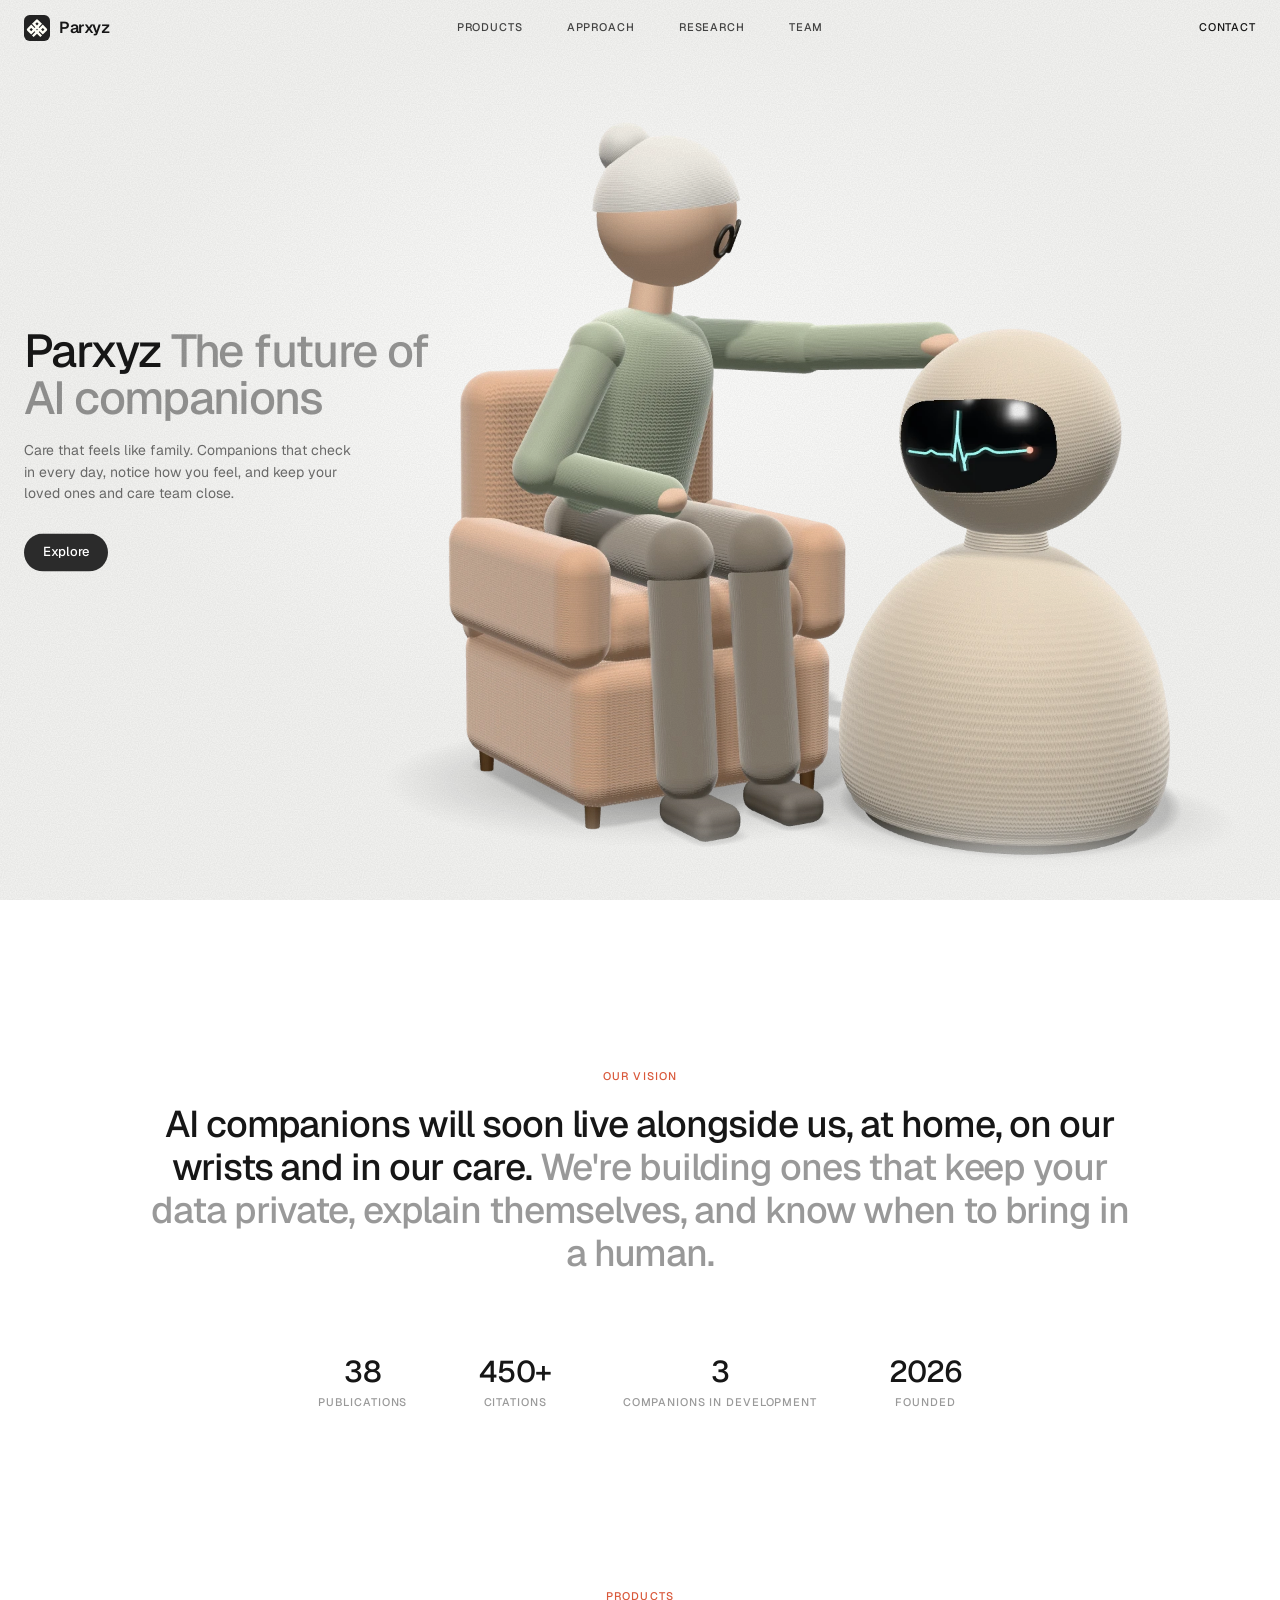
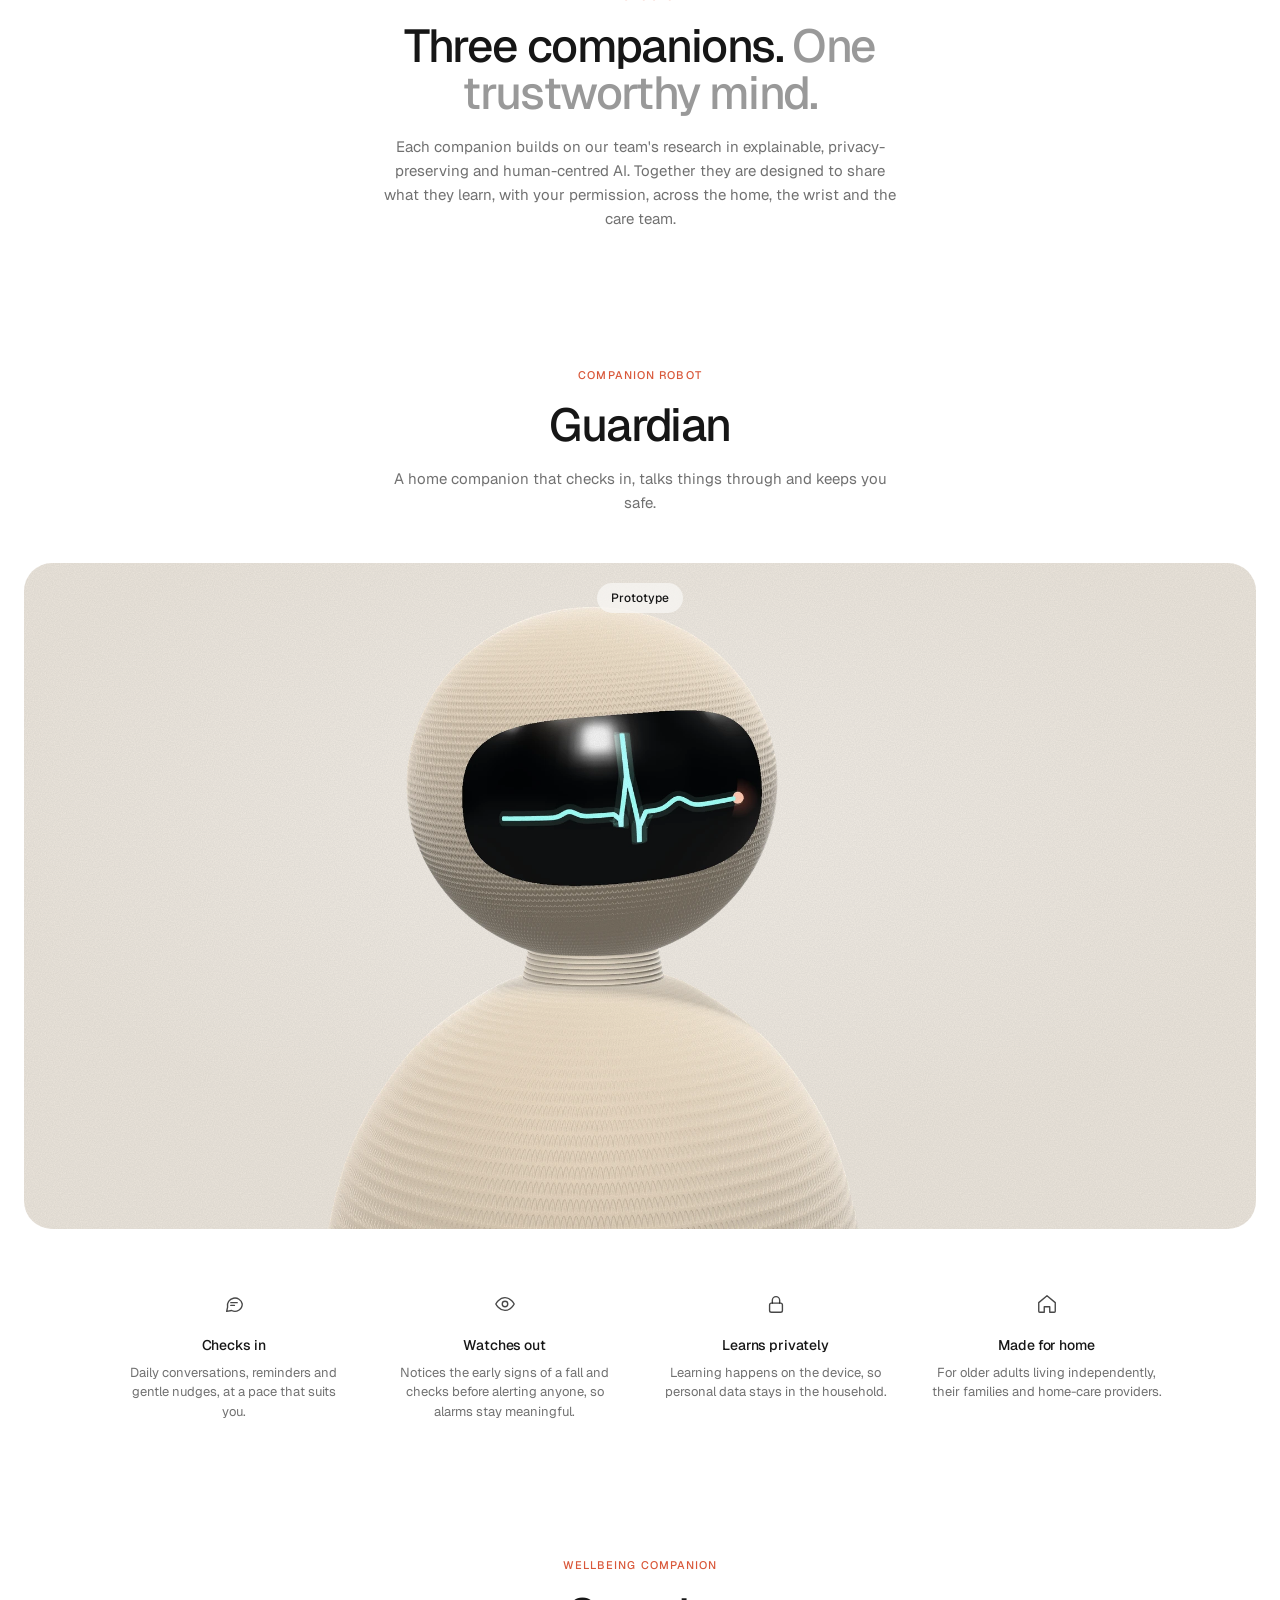
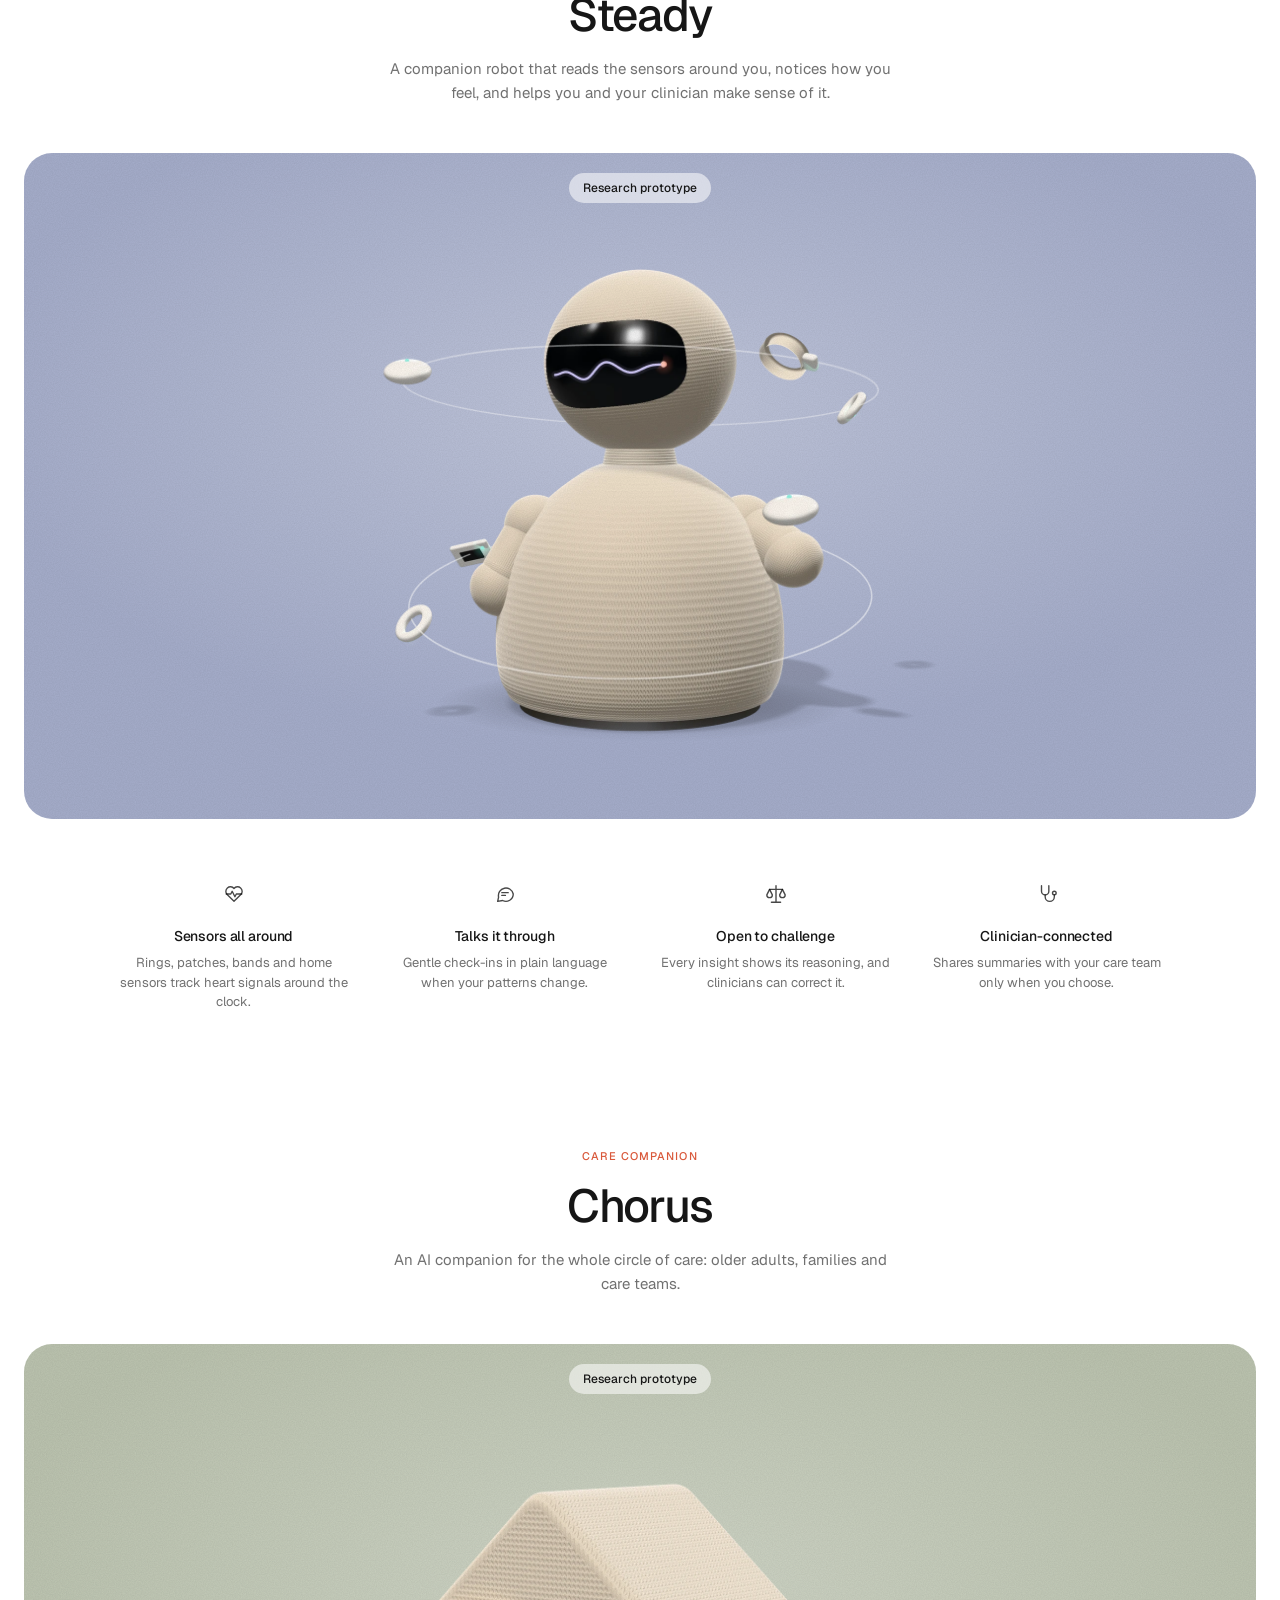
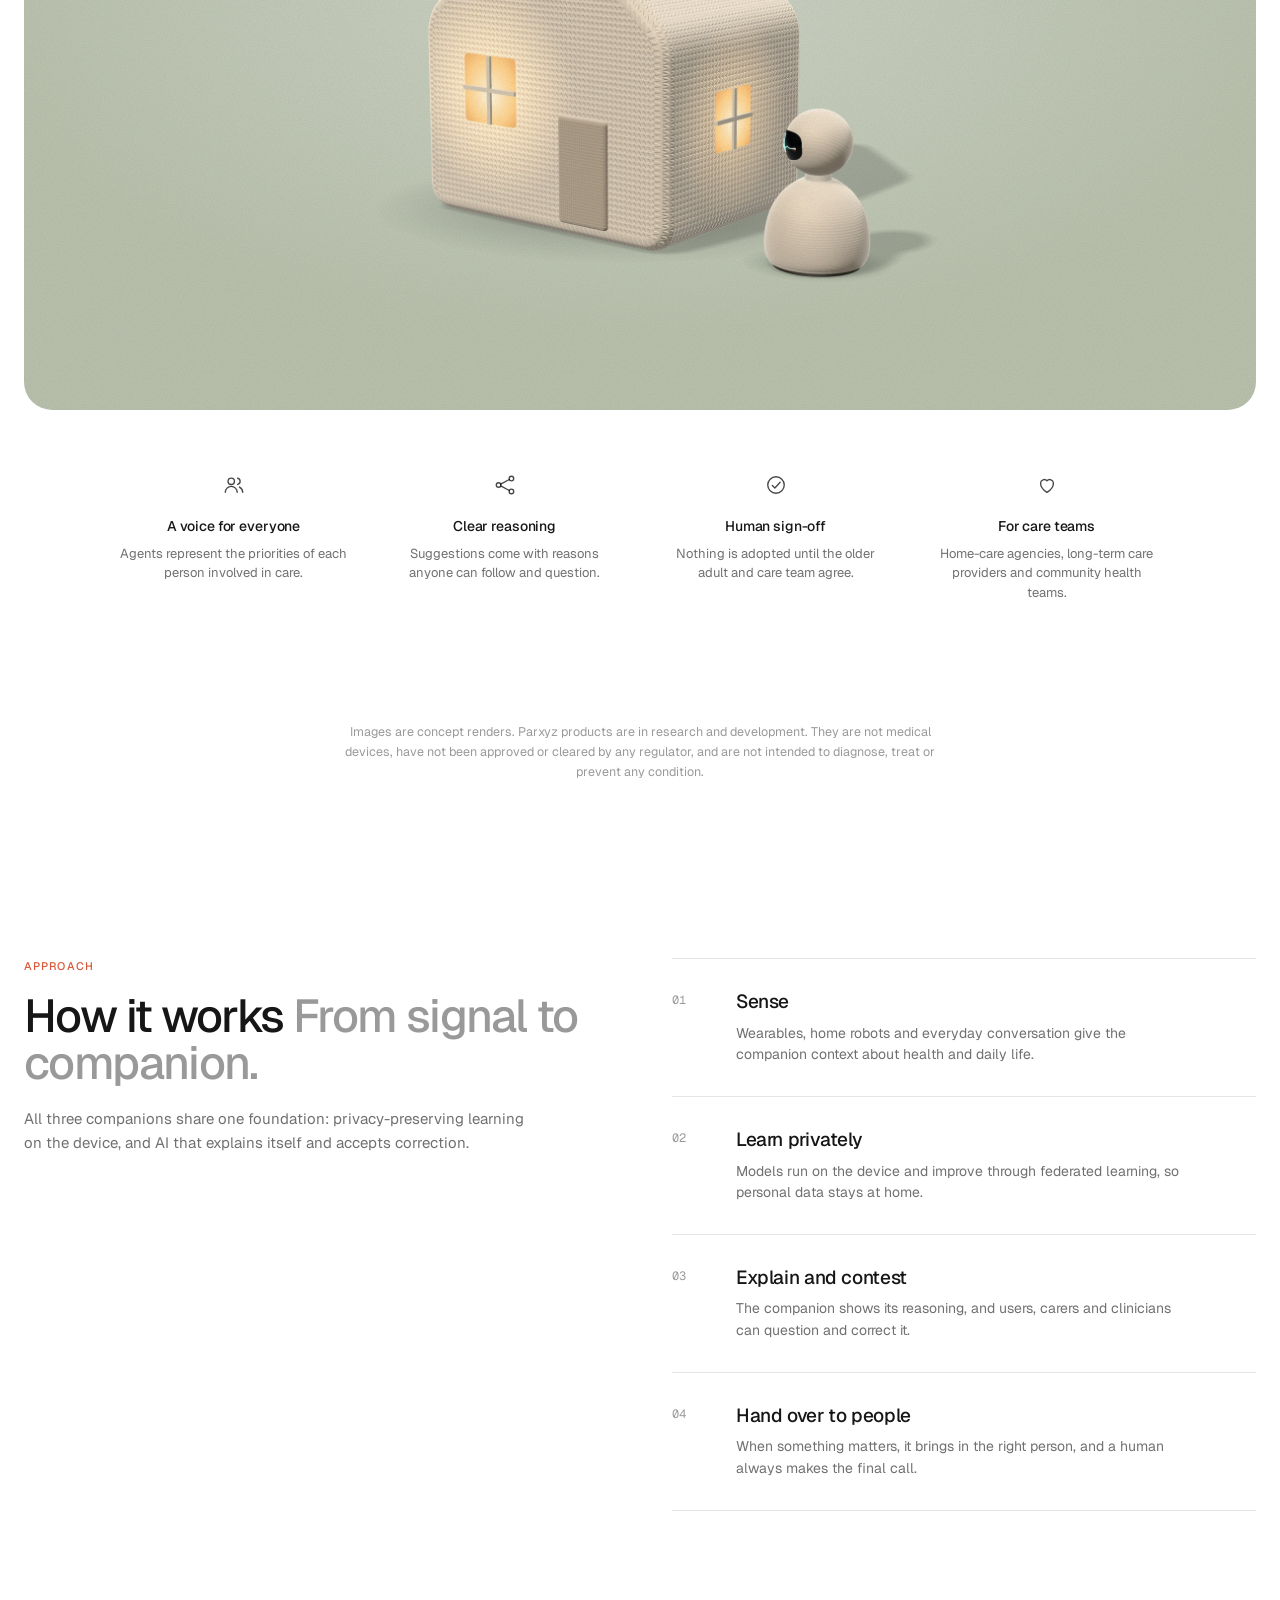
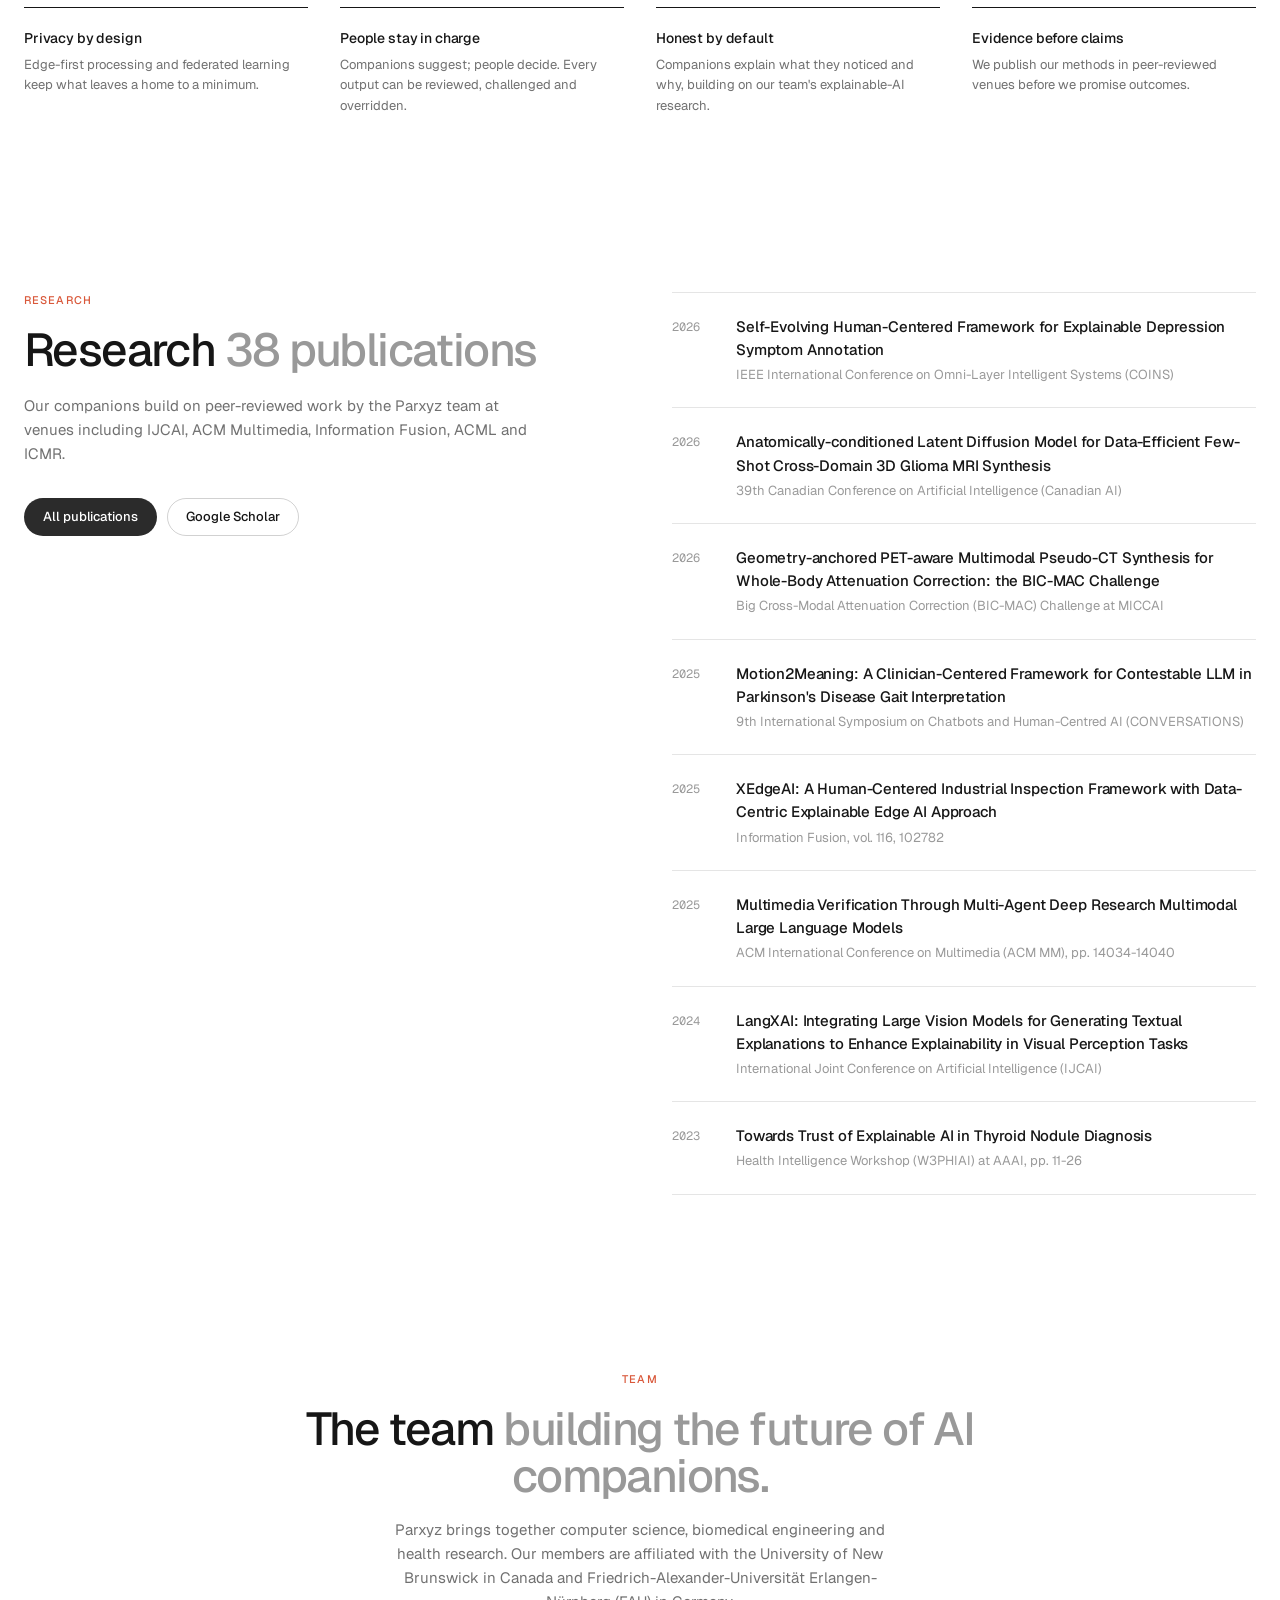
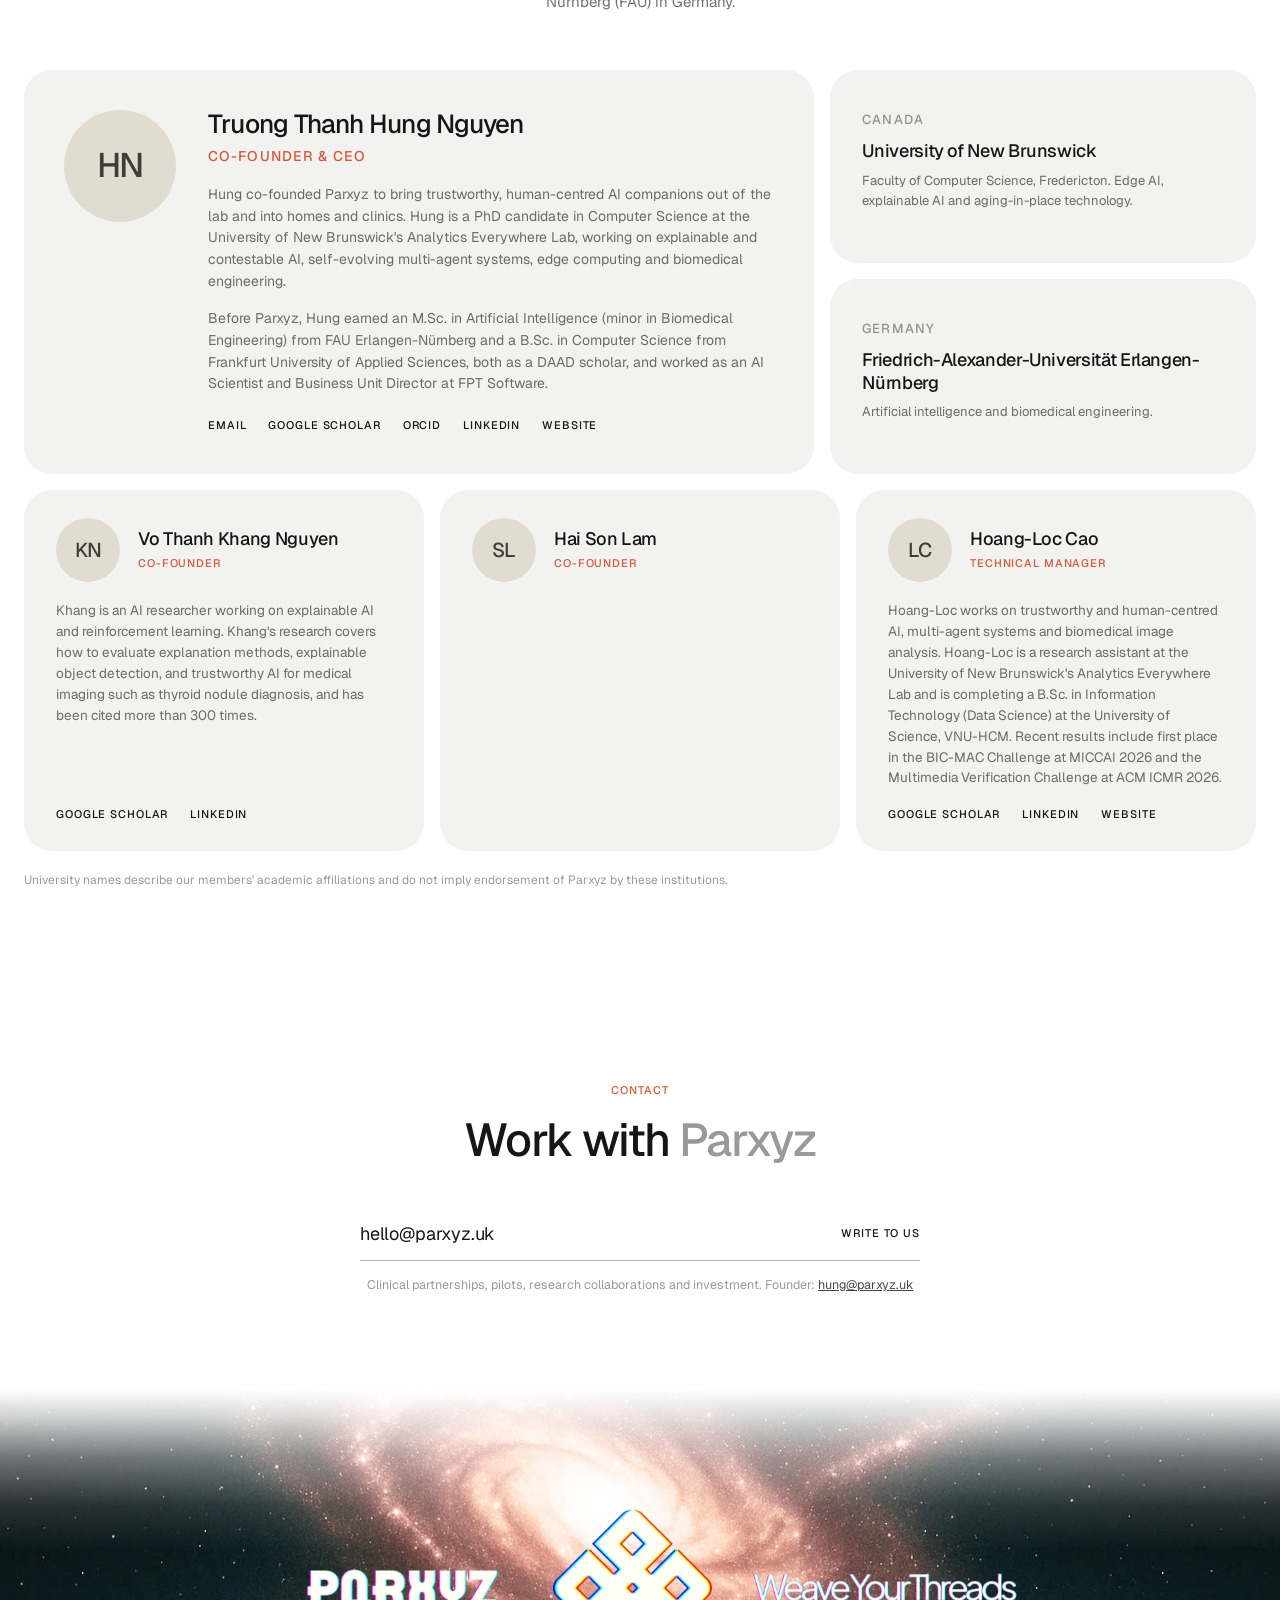
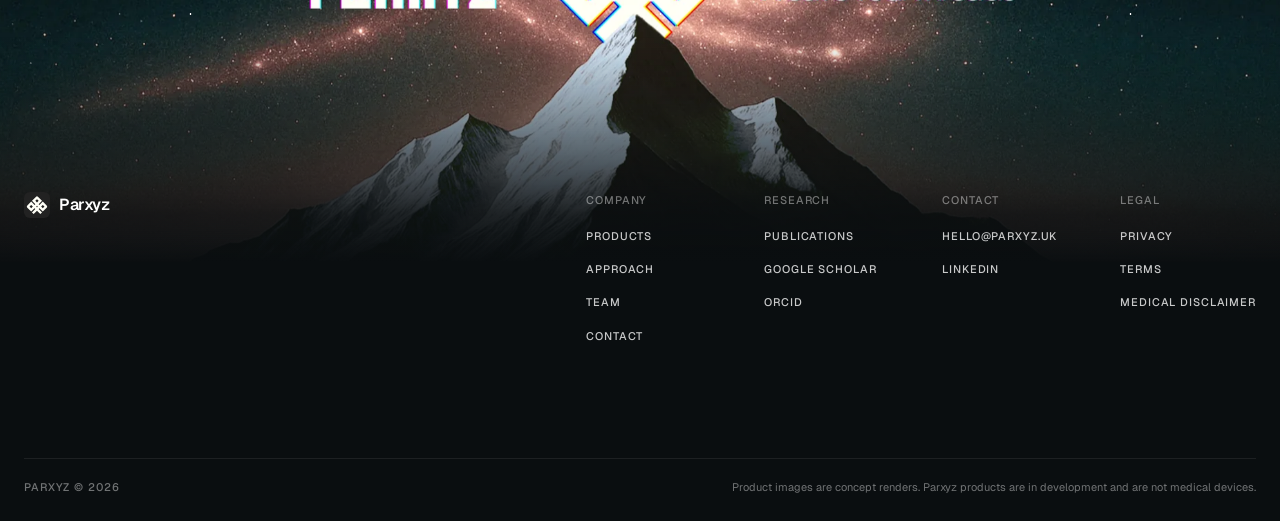
<file: index.html>
<!doctype html>
<html lang="en">
<head>
  <meta charset="utf-8">
  <meta name="viewport" content="width=device-width, initial-scale=1">
  <title>Parxyz | The future of AI companions</title>
  <meta name="description" content="Parxyz is building AI companions for health at home: a companion robot, a wellbeing companion and a care companion, powered by private, explainable and accountable AI.">
  <link rel="canonical" href="https://parxyz.uk/">
  <meta name="theme-color" content="#f2f2f0">
  <link rel="icon" href="assets/img/favicon.svg" type="image/svg+xml">
  <link rel="apple-touch-icon" href="assets/img/apple-touch-icon.png">
  <meta property="og:type" content="website">
  <meta property="og:site_name" content="Parxyz">
  <meta property="og:title" content="Parxyz | The future of AI companions">
  <meta property="og:description" content="Parxyz is building AI companions for health at home: a companion robot, a wellbeing companion and a care companion, powered by private, explainable and accountable AI.">
  <meta property="og:url" content="https://parxyz.uk/">
  <meta property="og:image" content="https://parxyz.uk/assets/img/og-image.jpg">
  <meta name="twitter:card" content="summary_large_image">
  <link rel="preload" href="assets/fonts/geist-latin-wght-normal.woff2" as="font" type="font/woff2" crossorigin>
  <link rel="preload" href="assets/img/hero.webp" as="image" type="image/webp">
  <link rel="stylesheet" href="assets/css/style.css">
  <script>document.documentElement.classList.add("js");</script>
  <script type="application/ld+json">
  {
    "@context": "https://schema.org",
    "@type": "Organization",
    "name": "Parxyz",
    "url": "https://parxyz.uk/",
    "logo": "https://parxyz.uk/assets/img/logo.png",
    "email": "hello@parxyz.uk",
    "foundingDate": "2026",
    "description": "Parxyz is building AI companions for health at home: a companion robot, a wellbeing companion and a care companion, powered by private, explainable and accountable AI.",
    "founder": [
      {
        "@type": "Person",
        "name": "Truong Thanh Hung Nguyen",
        "jobTitle": "Co-founder & CEO",
        "sameAs": [
          "https://scholar.google.com/citations?user=U_v7A40AAAAJ",
          "https://orcid.org/0000-0002-6750-9536",
          "https://www.linkedin.com/in/hungntt"
        ]
      },
      {
        "@type": "Person",
        "name": "Vo Thanh Khang Nguyen",
        "jobTitle": "Co-founder",
        "sameAs": [
          "https://scholar.google.com/citations?user=uQAegakAAAAJ",
          "https://www.linkedin.com/in/khang-nguyen-90b8ab188/"
        ]
      },
      { "@type": "Person", "name": "Hai Son Lam", "jobTitle": "Co-founder" }
    ],
    "employee": [
      {
        "@type": "Person",
        "name": "Hoang-Loc Cao",
        "jobTitle": "Technical Manager",
        "sameAs": [
          "https://scholar.google.com/citations?user=szHDzgkAAAAJ",
          "https://www.linkedin.com/in/loccao1105/",
          "https://loc110504.github.io/"
        ]
      }
    ],
    "knowsAbout": ["AI companions", "Companion robots", "Wearable sensors", "Aging in place", "Explainable AI", "Federated learning", "Edge AI"]
  }
  </script>
</head>
<body>
  <a class="skip-link" href="#main">Skip to content</a>

  <header class="site-header">
    <a class="logo" href="./" aria-label="Parxyz home">
      <svg viewBox="0 0 32 32" aria-hidden="true"><rect width="32" height="32" rx="7" fill="#222222"/><path fill="#fffff7" transform="translate(3.52 5.49) scale(0.10390)" d="M106.68 5.56A19 19 0 0 1 133.55 5.56L179.51 51.53L139.92 91.12L149.11 100.32L188.71 60.72L234.67 106.68A19 19 0 0 1 234.67 133.55L188.71 179.51L149.11 139.92L139.92 149.11L179.51 188.71L159.71 208.5L120.12 168.91L80.52 208.5L60.72 188.71L100.32 149.11L91.12 139.92L51.53 179.51L5.56 133.55A19 19 0 0 1 5.56 106.68L51.53 60.72L91.12 100.32L100.32 91.12L60.72 51.53ZM139.92 51.53L120.12 31.73L100.32 51.53L120.12 71.33ZM208.5 120.12L188.71 100.32L168.91 120.12L188.71 139.92ZM129.31 120.12L120.12 110.92L110.92 120.12L120.12 129.31ZM71.33 120.12L51.53 100.32L31.73 120.12L51.53 139.92Z"/></svg>
      <span>Parxyz</span>
    </a>
    <nav class="nav" id="nav" aria-label="Main">
      <a href="#products">Products</a>
      <a href="#approach">Approach</a>
      <a href="#research">Research</a>
      <a href="#team">Team</a>
      <a class="nav-contact" href="#contact">Contact</a>
    </nav>
    <a class="header-cta" href="#contact">Contact</a>
    <button class="menu-btn" type="button" aria-expanded="false" aria-controls="nav">Menu</button>
  </header>

  <main id="main">
    <!-- Hero -->
    <section class="hero grain" aria-labelledby="hero-title">
      <div class="hero-media">
        <img src="assets/img/hero.webp" width="2400" height="1350" alt="An older adult in an armchair resting a hand on Guardian, a soft knitted companion robot with a heartbeat line on its visor">
      </div>
      <div class="hero-copy">
        <h1 class="display" id="hero-title">Parxyz <span class="dim">The future of AI companions</span></h1>
        <p class="hero-sub">Care that feels like family. Companions that check in every day, notice how you feel, and keep your loved ones and care team close.</p>
        <a class="btn btn-dark hero-cta" href="#products">Explore</a>
      </div>
    </section>

    <!-- Statement -->
    <section class="statement" id="about">
      <div class="reveal">
        <span class="eyebrow">Our vision</span>
        <p class="big">AI companions will soon live alongside us, at home, on our wrists and in our care. <span class="dim">We're building ones that keep your data private, explain themselves, and know when to bring in a human.</span></p>
      </div>
      <div class="stats reveal">
        <div class="stat"><strong><!-- PUBCOUNT -->38<!-- /PUBCOUNT --></strong><span class="label">Publications</span></div>
        <div class="stat"><strong>450+</strong><span class="label">Citations</span></div>
        <div class="stat"><strong>3</strong><span class="label">Companions in development</span></div>
        <div class="stat"><strong>2026</strong><span class="label">Founded</span></div>
      </div>
    </section>

    <!-- Products -->
    <section class="section-products" id="products">
      <div class="head reveal">
        <span class="eyebrow">Products</span>
        <h2 class="display">Three companions. <span class="dim">One trustworthy mind.</span></h2>
        <p class="lede">Each companion builds on our team's research in explainable, privacy-preserving and human-centred AI. Together they are designed to share what they learn, with your permission, across the home, the wrist and the care team.</p>
      </div>

      <article class="product" id="guardian">
        <div class="head reveal">
          <span class="eyebrow">Companion robot</span>
          <h3>Guardian</h3>
          <p class="lede">A home companion that checks in, talks things through and keeps you safe.</p>
        </div>
        <div class="media sand grain reveal">
          <span class="pill">Prototype</span>
          <img class="detail" src="assets/img/guardian-detail.webp" width="1800" height="1200" loading="lazy" alt="Close-up of Guardian's knitted head and glossy visor with a heartbeat line">
        </div>
        <div class="features reveal">
          <div class="feature">
            <svg viewBox="0 0 24 24" fill="none" stroke="currentColor" stroke-width="1.5" stroke-linecap="round" stroke-linejoin="round" aria-hidden="true"><path d="M21 12a8 8 0 0 1-11.6 7.1L4 20l1-4.6A8 8 0 1 1 21 12Z"/><path d="M8.5 10.5h7M8.5 13.5h4"/></svg>
            <h4>Checks in</h4>
            <p>Daily conversations, reminders and gentle nudges, at a pace that suits you.</p>
          </div>
          <div class="feature">
            <svg viewBox="0 0 24 24" fill="none" stroke="currentColor" stroke-width="1.5" stroke-linecap="round" stroke-linejoin="round" aria-hidden="true"><path d="M2 12s3.6-7 10-7 10 7 10 7-3.6 7-10 7S2 12 2 12Z"/><circle cx="12" cy="12" r="3"/></svg>
            <h4>Watches out</h4>
            <p>Notices the early signs of a fall and checks before alerting anyone, so alarms stay meaningful.</p>
          </div>
          <div class="feature">
            <svg viewBox="0 0 24 24" fill="none" stroke="currentColor" stroke-width="1.5" stroke-linecap="round" stroke-linejoin="round" aria-hidden="true"><rect x="5" y="11" width="14" height="10" rx="2"/><path d="M8 11V8a4 4 0 0 1 8 0v3"/></svg>
            <h4>Learns privately</h4>
            <p>Learning happens on the device, so personal data stays in the household.</p>
          </div>
          <div class="feature">
            <svg viewBox="0 0 24 24" fill="none" stroke="currentColor" stroke-width="1.5" stroke-linecap="round" stroke-linejoin="round" aria-hidden="true"><path d="M3 10.5 12 3l9 7.5V20a1 1 0 0 1-1 1h-5v-6H9v6H4a1 1 0 0 1-1-1z"/></svg>
            <h4>Made for home</h4>
            <p>For older adults living independently, their families and home-care providers.</p>
          </div>
        </div>
      </article>

      <article class="product" id="steady">
        <div class="head reveal">
          <span class="eyebrow">Wellbeing companion</span>
          <h3>Steady</h3>
          <p class="lede">A companion robot that reads the sensors around you, notices how you feel, and helps you and your clinician make sense of it.</p>
        </div>
        <div class="media blue grain reveal">
          <span class="pill">Research prototype</span>
          <img class="contain" src="assets/img/steady.webp" width="1800" height="1200" loading="lazy" alt="Steady, a chubby knitted companion robot with a calm wave on its face, holding up a small sensor while rings, patches and bands orbit around it">
        </div>
        <div class="features reveal">
          <div class="feature">
            <svg viewBox="0 0 24 24" fill="none" stroke="currentColor" stroke-width="1.5" stroke-linecap="round" stroke-linejoin="round" aria-hidden="true"><path d="M19.5 12.6 12 20l-7.5-7.4A5 5 0 1 1 12 6a5 5 0 1 1 7.5 6.6Z"/><path d="M3.5 12h5l1.5-3 3 6 1.5-3h6"/></svg>
            <h4>Sensors all around</h4>
            <p>Rings, patches, bands and home sensors track heart signals around the clock.</p>
          </div>
          <div class="feature">
            <svg viewBox="0 0 24 24" fill="none" stroke="currentColor" stroke-width="1.5" stroke-linecap="round" stroke-linejoin="round" aria-hidden="true"><path d="M21 12a8 8 0 0 1-11.6 7.1L4 20l1-4.6A8 8 0 1 1 21 12Z"/><path d="M8.5 10.5h7M8.5 13.5h4"/></svg>
            <h4>Talks it through</h4>
            <p>Gentle check-ins in plain language when your patterns change.</p>
          </div>
          <div class="feature">
            <svg viewBox="0 0 24 24" fill="none" stroke="currentColor" stroke-width="1.5" stroke-linecap="round" stroke-linejoin="round" aria-hidden="true"><path d="M12 3v18M7 21h10M5 7h14"/><path d="m5 7-3 6a3 3 0 0 0 6 0L5 7Zm14 0-3 6a3 3 0 0 0 6 0l-3-6Z"/></svg>
            <h4>Open to challenge</h4>
            <p>Every insight shows its reasoning, and clinicians can correct it.</p>
          </div>
          <div class="feature">
            <svg viewBox="0 0 24 24" fill="none" stroke="currentColor" stroke-width="1.5" stroke-linecap="round" stroke-linejoin="round" aria-hidden="true"><path d="M6 3v6a4 4 0 0 0 8 0V3"/><path d="M10 13v2a5 5 0 0 0 10 0v-2"/><circle cx="20" cy="11" r="2"/></svg>
            <h4>Clinician-connected</h4>
            <p>Shares summaries with your care team only when you choose.</p>
          </div>
        </div>
      </article>

      <article class="product" id="chorus">
        <div class="head reveal">
          <span class="eyebrow">Care companion</span>
          <h3>Chorus</h3>
          <p class="lede">An AI companion for the whole circle of care: older adults, families and care teams.</p>
        </div>
        <div class="media sage grain reveal">
          <span class="pill">Research prototype</span>
          <img class="contain" src="assets/img/home.webp" width="1800" height="1200" loading="lazy" alt="A knitted house with warmly lit windows and a small Guardian robot by the door">
        </div>
        <div class="features reveal">
          <div class="feature">
            <svg viewBox="0 0 24 24" fill="none" stroke="currentColor" stroke-width="1.5" stroke-linecap="round" stroke-linejoin="round" aria-hidden="true"><circle cx="9" cy="8" r="3.5"/><path d="M2.5 20a6.5 6.5 0 0 1 13 0"/><path d="M16 4.6a3.5 3.5 0 0 1 0 6.8M18 14.2a6.5 6.5 0 0 1 3.5 5.8"/></svg>
            <h4>A voice for everyone</h4>
            <p>Agents represent the priorities of each person involved in care.</p>
          </div>
          <div class="feature">
            <svg viewBox="0 0 24 24" fill="none" stroke="currentColor" stroke-width="1.5" stroke-linecap="round" stroke-linejoin="round" aria-hidden="true"><circle cx="5" cy="12" r="2.5"/><circle cx="19" cy="5" r="2.5"/><circle cx="19" cy="19" r="2.5"/><path d="M7.3 11 16.7 6M7.3 13l9.4 5"/></svg>
            <h4>Clear reasoning</h4>
            <p>Suggestions come with reasons anyone can follow and question.</p>
          </div>
          <div class="feature">
            <svg viewBox="0 0 24 24" fill="none" stroke="currentColor" stroke-width="1.5" stroke-linecap="round" stroke-linejoin="round" aria-hidden="true"><circle cx="12" cy="12" r="9"/><path d="m8 12.5 2.8 2.8L16.5 9"/></svg>
            <h4>Human sign-off</h4>
            <p>Nothing is adopted until the older adult and care team agree.</p>
          </div>
          <div class="feature">
            <svg viewBox="0 0 24 24" fill="none" stroke="currentColor" stroke-width="1.5" stroke-linecap="round" stroke-linejoin="round" aria-hidden="true"><path d="M12 20s-7-4.4-7-10a4 4 0 0 1 7-2.6A4 4 0 0 1 19 10c0 5.6-7 10-7 10Z"/></svg>
            <h4>For care teams</h4>
            <p>Home-care agencies, long-term care providers and community health teams.</p>
          </div>
        </div>
      </article>

      <p class="note">Images are concept renders. Parxyz products are in research and development. They are not medical devices, have not been approved or cleared by any regulator, and are not intended to diagnose, treat or prevent any condition.</p>
    </section>

    <!-- Approach -->
    <section id="approach">
      <div class="split">
        <div class="split-left">
          <div class="sticky reveal">
            <span class="eyebrow">Approach</span>
            <h2 class="display">How it works <span class="dim">From signal to companion.</span></h2>
            <p class="lede">All three companions share one foundation: privacy-preserving learning on the device, and AI that explains itself and accepts correction.</p>
          </div>
        </div>
        <ol class="steps reveal">
          <li><div><h3>Sense</h3><p>Wearables, home robots and everyday conversation give the companion context about health and daily life.</p></div></li>
          <li><div><h3>Learn privately</h3><p>Models run on the device and improve through federated learning, so personal data stays at home.</p></div></li>
          <li><div><h3>Explain and contest</h3><p>The companion shows its reasoning, and users, carers and clinicians can question and correct it.</p></div></li>
          <li><div><h3>Hand over to people</h3><p>When something matters, it brings in the right person, and a human always makes the final call.</p></div></li>
        </ol>
      </div>
      <div class="principles reveal">
        <div><h3>Privacy by design</h3><p>Edge-first processing and federated learning keep what leaves a home to a minimum.</p></div>
        <div><h3>People stay in charge</h3><p>Companions suggest; people decide. Every output can be reviewed, challenged and overridden.</p></div>
        <div><h3>Honest by default</h3><p>Companions explain what they noticed and why, building on our team's explainable-AI research.</p></div>
        <div><h3>Evidence before claims</h3><p>We publish our methods in peer-reviewed venues before we promise outcomes.</p></div>
      </div>
    </section>

    <!-- Research -->
    <section id="research">
      <div class="split">
        <div class="split-left">
          <div class="sticky reveal">
            <span class="eyebrow">Research</span>
            <h2 class="display">Research <span class="dim"><!-- PUBCOUNT -->38<!-- /PUBCOUNT --> publications</span></h2>
            <p class="lede">Our companions build on peer-reviewed work by the Parxyz team at venues including IJCAI, ACM Multimedia, Information Fusion, ACML and ICMR.</p>
            <div class="btn-row">
              <a class="btn btn-dark" href="publications.html">All publications</a>
              <a class="btn btn-line" href="https://scholar.google.com/citations?user=U_v7A40AAAAJ&amp;hl=en">Google Scholar</a>
            </div>
          </div>
        </div>
        <ul class="pub-rows reveal">
<!-- FEATURED:START -->
          <li>
            <span class="pub-year">2026</span>
            <div><a class="pub-title" href="https://scholar.google.com/scholar?q=%22Self-Evolving+Human-Centered+Framework+for+Explainable+Depression+Symptom+Annotation%22">Self-Evolving Human-Centered Framework for Explainable Depression Symptom Annotation</a><div class="pub-venue">IEEE International Conference on Omni-Layer Intelligent Systems (COINS)</div></div>
          </li>
          <li>
            <span class="pub-year">2026</span>
            <div><a class="pub-title" href="https://scholar.google.com/scholar?q=%22Anatomically-conditioned+Latent+Diffusion+Model+for+Data-Efficient+Few-Shot+Cross-Domain+3D+Glioma+MRI+Synthesis%22">Anatomically-conditioned Latent Diffusion Model for Data-Efficient Few-Shot Cross-Domain 3D Glioma MRI Synthesis</a><div class="pub-venue">39th Canadian Conference on Artificial Intelligence (Canadian AI)</div></div>
          </li>
          <li>
            <span class="pub-year">2026</span>
            <div><a class="pub-title" href="https://scholar.google.com/scholar?q=%22Geometry-anchored+PET-aware+Multimodal+Pseudo-CT+Synthesis+for+Whole-Body+Attenuation+Correction%3A+the+BIC-MAC+Challenge%22">Geometry-anchored PET-aware Multimodal Pseudo-CT Synthesis for Whole-Body Attenuation Correction: the BIC-MAC Challenge</a><div class="pub-venue">Big Cross-Modal Attenuation Correction (BIC-MAC) Challenge at MICCAI</div></div>
          </li>
          <li>
            <span class="pub-year">2025</span>
            <div><a class="pub-title" href="https://scholar.google.com/scholar?q=%22Motion2Meaning%3A+A+Clinician-Centered+Framework+for+Contestable+LLM+in+Parkinson%27s+Disease+Gait+Interpretation%22">Motion2Meaning: A Clinician-Centered Framework for Contestable LLM in Parkinson&#x27;s Disease Gait Interpretation</a><div class="pub-venue">9th International Symposium on Chatbots and Human-Centred AI (CONVERSATIONS)</div></div>
          </li>
          <li>
            <span class="pub-year">2025</span>
            <div><a class="pub-title" href="https://scholar.google.com/scholar?q=%22XEdgeAI%3A+A+Human-Centered+Industrial+Inspection+Framework+with+Data-Centric+Explainable+Edge+AI+Approach%22">XEdgeAI: A Human-Centered Industrial Inspection Framework with Data-Centric Explainable Edge AI Approach</a><div class="pub-venue">Information Fusion, vol. 116, 102782</div></div>
          </li>
          <li>
            <span class="pub-year">2025</span>
            <div><a class="pub-title" href="https://scholar.google.com/scholar?q=%22Multimedia+Verification+Through+Multi-Agent+Deep+Research+Multimodal+Large+Language+Models%22">Multimedia Verification Through Multi-Agent Deep Research Multimodal Large Language Models</a><div class="pub-venue">ACM International Conference on Multimedia (ACM MM), pp. 14034-14040</div></div>
          </li>
          <li>
            <span class="pub-year">2024</span>
            <div><a class="pub-title" href="https://scholar.google.com/scholar?q=%22LangXAI%3A+Integrating+Large+Vision+Models+for+Generating+Textual+Explanations+to+Enhance+Explainability+in+Visual+Perception+Tasks%22">LangXAI: Integrating Large Vision Models for Generating Textual Explanations to Enhance Explainability in Visual Perception Tasks</a><div class="pub-venue">International Joint Conference on Artificial Intelligence (IJCAI)</div></div>
          </li>
          <li>
            <span class="pub-year">2023</span>
            <div><a class="pub-title" href="https://scholar.google.com/scholar?q=%22Towards+Trust+of+Explainable+AI+in+Thyroid+Nodule+Diagnosis%22">Towards Trust of Explainable AI in Thyroid Nodule Diagnosis</a><div class="pub-venue">Health Intelligence Workshop (W3PHIAI) at AAAI, pp. 11-26</div></div>
          </li>
<!-- FEATURED:END -->
        </ul>
      </div>
    </section>

    <!-- Team -->
    <section class="team" id="team">
      <div class="head reveal">
        <span class="eyebrow">Team</span>
        <h2 class="display">The team <span class="dim">building the future of AI companions.</span></h2>
        <p class="lede">Parxyz brings together computer science, biomedical engineering and health research. Our members are affiliated with the University of New Brunswick in Canada and Friedrich-Alexander-Universität Erlangen-Nürnberg (FAU) in Germany.</p>
      </div>
      <div class="team-grid reveal">
        <article class="card founder">
          <div class="avatar" aria-hidden="true">HN</div>
          <div>
            <h3>Truong Thanh Hung Nguyen</h3>
            <p class="role label">Co-founder &amp; CEO</p>
            <p>Hung co-founded Parxyz to bring trustworthy, human-centred AI companions out of the lab and into homes and clinics. Hung is a PhD candidate in Computer Science at the University of New Brunswick's Analytics Everywhere Lab, working on explainable and contestable AI, self-evolving multi-agent systems, edge computing and biomedical engineering.</p>
            <p>Before Parxyz, Hung earned an M.Sc. in Artificial Intelligence (minor in Biomedical Engineering) from FAU Erlangen-Nürnberg and a B.Sc. in Computer Science from Frankfurt University of Applied Sciences, both as a DAAD scholar, and worked as an AI Scientist and Business Unit Director at FPT Software.</p>
            <div class="links">
              <a href="mailto:hung@parxyz.uk">Email</a>
              <a href="https://scholar.google.com/citations?user=U_v7A40AAAAJ&amp;hl=en">Google Scholar</a>
              <a href="https://orcid.org/0000-0002-6750-9536">ORCID</a>
              <a href="https://www.linkedin.com/in/hungntt">LinkedIn</a>
              <a href="https://hungntt.github.io">Website</a>
            </div>
          </div>
        </article>
        <div class="affils">
          <div class="card">
            <p class="label">Canada</p>
            <h3>University of New Brunswick</h3>
            <p>Faculty of Computer Science, Fredericton. Edge AI, explainable AI and aging-in-place technology.</p>
          </div>
          <div class="card">
            <p class="label">Germany</p>
            <h3>Friedrich-Alexander-Universität Erlangen-Nürnberg</h3>
            <p>Artificial intelligence and biomedical engineering.</p>
          </div>
        </div>
      </div>
      <div class="people reveal">
        <article class="card person">
          <div class="person-top">
            <div class="avatar" aria-hidden="true">KN</div>
            <div>
              <h3>Vo Thanh Khang Nguyen</h3>
              <p class="role label">Co-founder</p>
            </div>
          </div>
          <p class="bio">Khang is an AI researcher working on explainable AI and reinforcement learning. Khang's research covers how to evaluate explanation methods, explainable object detection, and trustworthy AI for medical imaging such as thyroid nodule diagnosis, and has been cited more than 300 times.</p>
          <div class="links">
            <a href="https://scholar.google.com/citations?user=uQAegakAAAAJ&amp;hl=en">Google Scholar</a>
            <a href="https://www.linkedin.com/in/khang-nguyen-90b8ab188/">LinkedIn</a>
          </div>
        </article>
        <article class="card person">
          <div class="person-top">
            <div class="avatar" aria-hidden="true">SL</div>
            <div>
              <h3>Hai Son Lam</h3>
              <p class="role label">Co-founder</p>
            </div>
          </div>
        </article>
        <article class="card person">
          <div class="person-top">
            <div class="avatar" aria-hidden="true">LC</div>
            <div>
              <h3>Hoang-Loc Cao</h3>
              <p class="role label">Technical Manager</p>
            </div>
          </div>
          <p class="bio">Hoang-Loc works on trustworthy and human-centred AI, multi-agent systems and biomedical image analysis. Hoang-Loc is a research assistant at the University of New Brunswick's Analytics Everywhere Lab and is completing a B.Sc. in Information Technology (Data Science) at the University of Science, VNU-HCM. Recent results include first place in the BIC-MAC Challenge at MICCAI 2026 and the Multimedia Verification Challenge at ACM ICMR 2026.</p>
          <div class="links">
            <a href="https://scholar.google.com/citations?user=szHDzgkAAAAJ&amp;hl=en">Google Scholar</a>
            <a href="https://www.linkedin.com/in/loccao1105/">LinkedIn</a>
            <a href="https://loc110504.github.io/">Website</a>
          </div>
        </article>
      </div>
      <p class="fineprint">University names describe our members' academic affiliations and do not imply endorsement of Parxyz by these institutions.</p>
    </section>

    <!-- Contact -->
    <section class="contact" id="contact">
      <div class="reveal">
        <span class="eyebrow">Contact</span>
        <h2 class="display">Work with <span class="dim">Parxyz</span></h2>
        <div class="mail-row">
          <a class="addr" href="mailto:hello@parxyz.uk">hello@parxyz.uk</a>
          <a class="go" href="mailto:hello@parxyz.uk">Write to us</a>
        </div>
        <p class="small">Clinical partnerships, pilots, research collaborations and investment. Founder: <a href="mailto:hung@parxyz.uk">hung@parxyz.uk</a></p>
      </div>
    </section>
  </main>

  <footer class="site-footer">
    <div class="footer-scene">
      <img src="assets/img/footer-banner.webp" srcset="assets/img/footer-banner-1000.webp 1000w, assets/img/footer-banner.webp 2000w" sizes="(max-width: 640px) 160vw, 100vw" width="2000" height="740" loading="lazy" alt="Parxyz, Weave Your Threads: the Parxyz mark resting on a snowy mountain peak beneath a spiral galaxy">
      <div class="stars" aria-hidden="true"></div>
    </div>
    <div class="footer-inner">
      <div class="footer-top">
        <a class="logo" href="./" aria-label="Parxyz home">
          <svg viewBox="0 0 32 32" aria-hidden="true"><rect width="32" height="32" rx="7" fill="#222222"/><path fill="#fffff7" transform="translate(3.52 5.49) scale(0.10390)" d="M106.68 5.56A19 19 0 0 1 133.55 5.56L179.51 51.53L139.92 91.12L149.11 100.32L188.71 60.72L234.67 106.68A19 19 0 0 1 234.67 133.55L188.71 179.51L149.11 139.92L139.92 149.11L179.51 188.71L159.71 208.5L120.12 168.91L80.52 208.5L60.72 188.71L100.32 149.11L91.12 139.92L51.53 179.51L5.56 133.55A19 19 0 0 1 5.56 106.68L51.53 60.72L91.12 100.32L100.32 91.12L60.72 51.53ZM139.92 51.53L120.12 31.73L100.32 51.53L120.12 71.33ZM208.5 120.12L188.71 100.32L168.91 120.12L188.71 139.92ZM129.31 120.12L120.12 110.92L110.92 120.12L120.12 129.31ZM71.33 120.12L51.53 100.32L31.73 120.12L51.53 139.92Z"/></svg>
          <span>Parxyz</span>
        </a>
        <div class="footer-cols">
          <div>
            <h4>Company</h4>
            <ul>
              <li><a href="#products">Products</a></li>
              <li><a href="#approach">Approach</a></li>
              <li><a href="#team">Team</a></li>
              <li><a href="#contact">Contact</a></li>
            </ul>
          </div>
          <div>
            <h4>Research</h4>
            <ul>
              <li><a href="publications.html">Publications</a></li>
              <li><a href="https://scholar.google.com/citations?user=U_v7A40AAAAJ&amp;hl=en">Google Scholar</a></li>
              <li><a href="https://orcid.org/0000-0002-6750-9536">ORCID</a></li>
            </ul>
          </div>
          <div>
            <h4>Contact</h4>
            <ul>
              <li><a href="mailto:hello@parxyz.uk">hello@parxyz.uk</a></li>
              <li><a href="https://www.linkedin.com/in/hungntt">LinkedIn</a></li>
            </ul>
          </div>
          <div>
            <h4>Legal</h4>
            <ul>
              <li><a href="privacy.html">Privacy</a></li>
              <li><a href="terms.html">Terms</a></li>
              <li><a href="terms.html#medical">Medical disclaimer</a></li>
            </ul>
          </div>
        </div>
      </div>
      <div class="footer-bottom">
        <span class="label">Parxyz © <span data-current-year>2026</span></span>
        <p>Product images are concept renders. Parxyz products are in development and are not medical devices.</p>
      </div>
    </div>
  </footer>

  <script src="assets/js/main.js" defer></script>
</body>
</html>
</file>
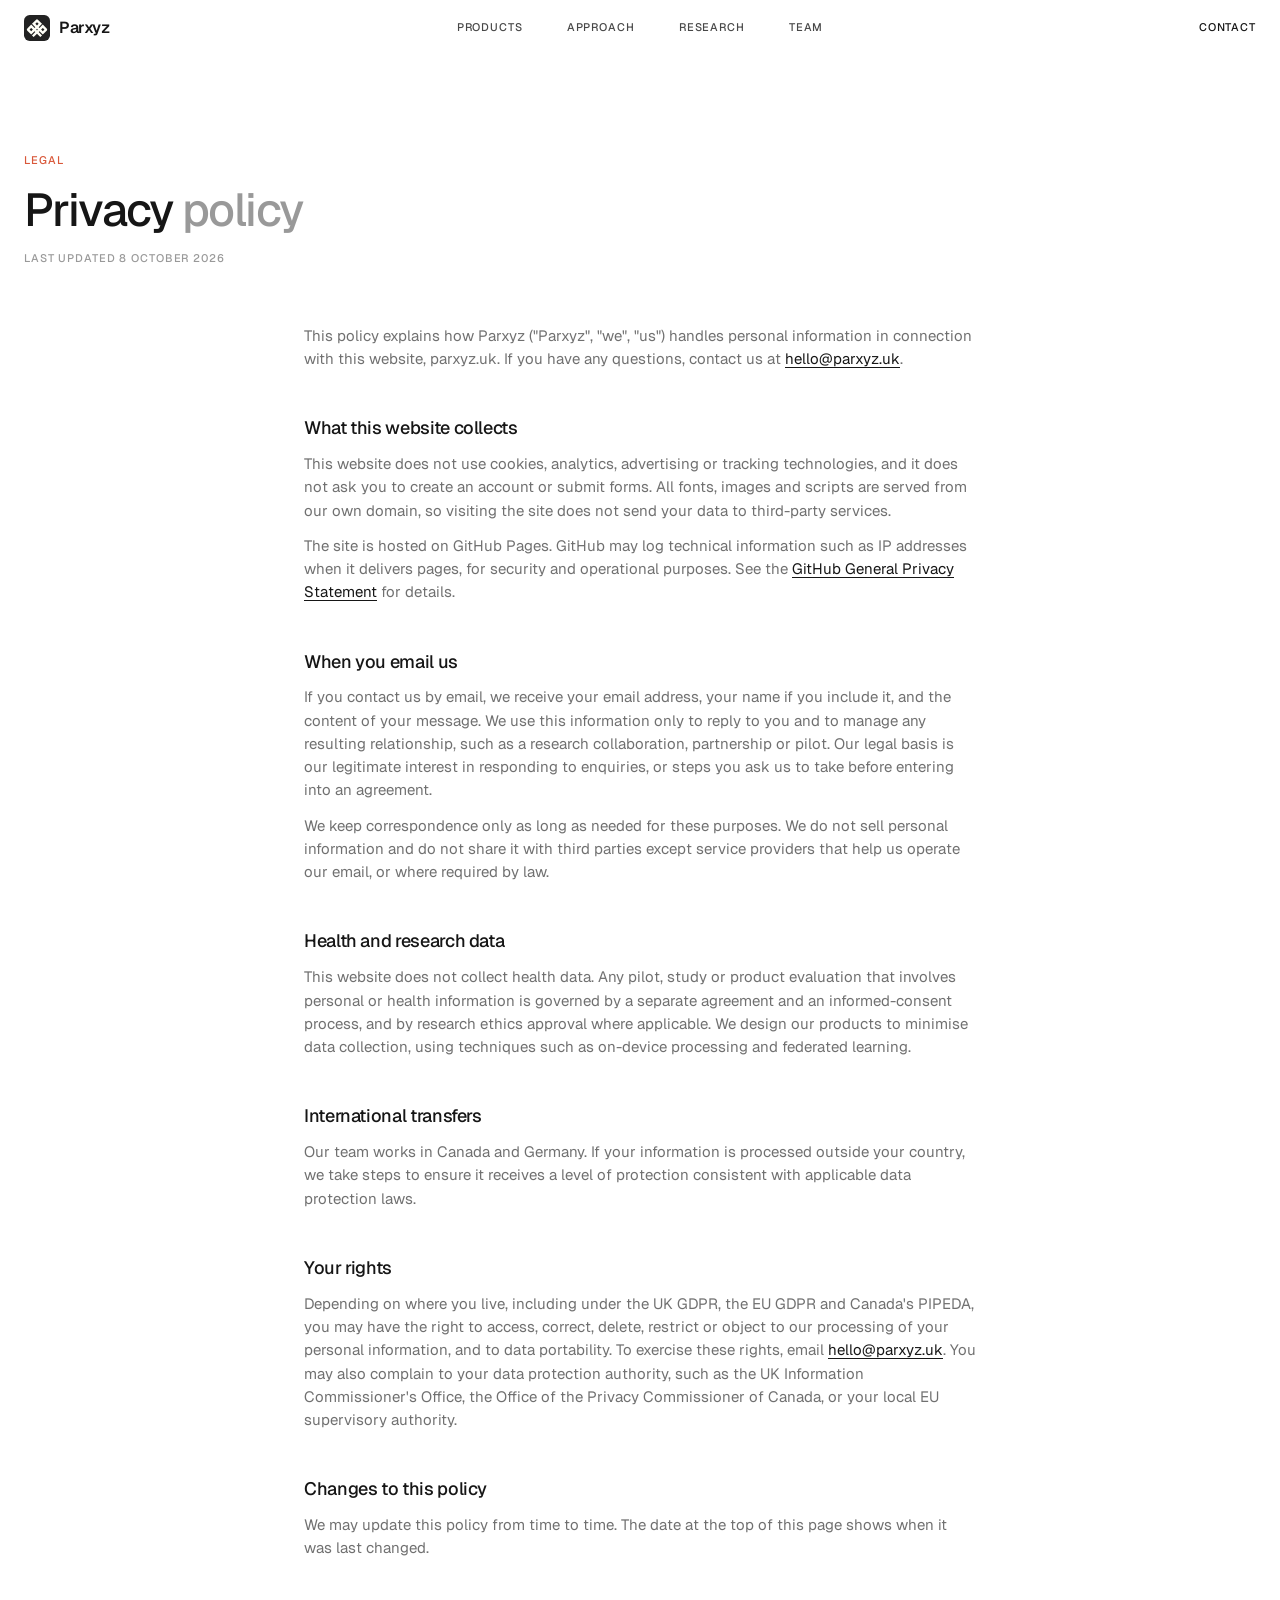
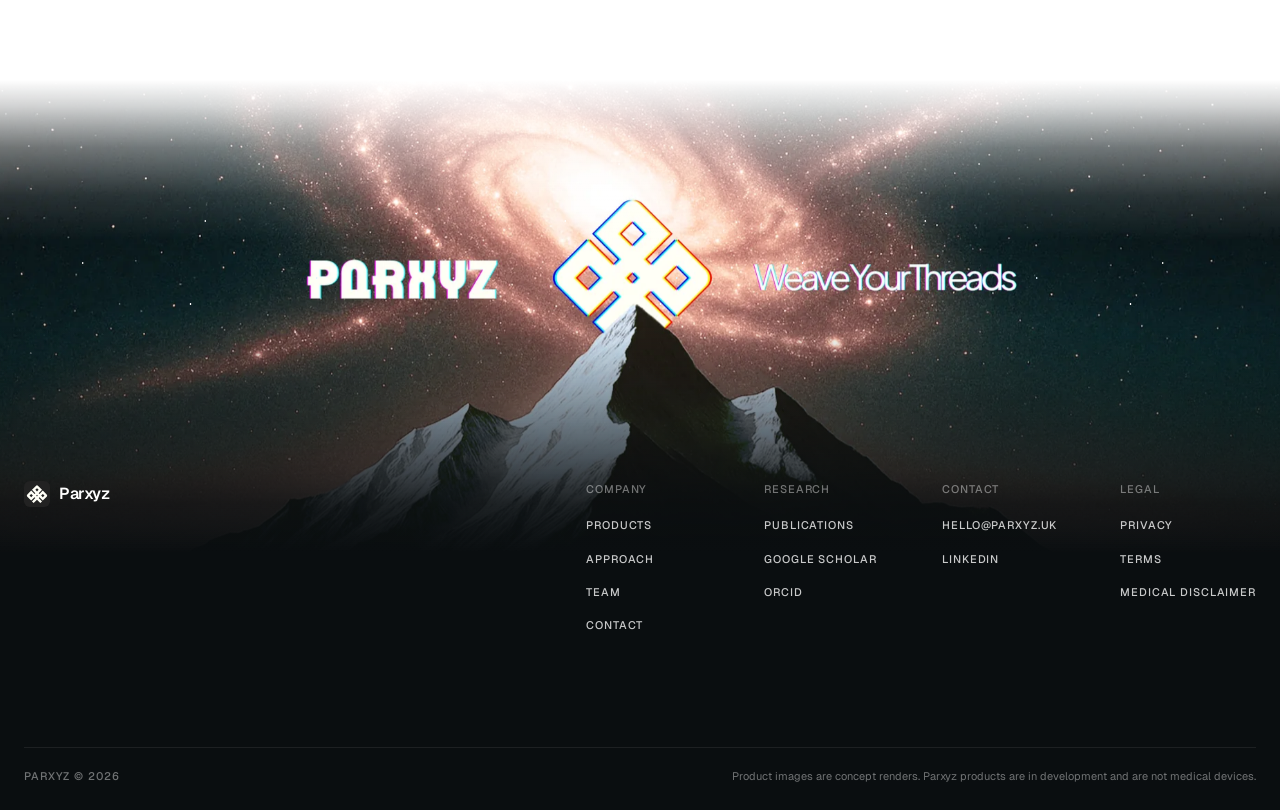
<file: privacy.html>
<!doctype html>
<html lang="en">
<head>
  <meta charset="utf-8">
  <meta name="viewport" content="width=device-width, initial-scale=1">
  <title>Privacy policy | Parxyz</title>
  <meta name="description" content="How Parxyz handles personal information on parxyz.uk.">
  <link rel="canonical" href="https://parxyz.uk/privacy.html">
  <meta name="theme-color" content="#ffffff">
  <link rel="icon" href="assets/img/favicon.svg" type="image/svg+xml">
  <link rel="apple-touch-icon" href="assets/img/apple-touch-icon.png">
  <meta property="og:type" content="website">
  <meta property="og:site_name" content="Parxyz">
  <meta property="og:title" content="Privacy policy | Parxyz">
  <meta property="og:description" content="How Parxyz handles personal information on parxyz.uk.">
  <meta property="og:url" content="https://parxyz.uk/privacy.html">
  <meta property="og:image" content="https://parxyz.uk/assets/img/og-image.jpg">
  <meta name="twitter:card" content="summary_large_image">
  <link rel="preload" href="assets/fonts/geist-latin-wght-normal.woff2" as="font" type="font/woff2" crossorigin>
  <link rel="stylesheet" href="assets/css/style.css">
  <script>document.documentElement.classList.add("js");</script>
</head>
<body>
  <a class="skip-link" href="./#main">Skip to content</a>

  <header class="site-header">
    <a class="logo" href="./" aria-label="Parxyz home">
      <svg viewBox="0 0 32 32" aria-hidden="true"><rect width="32" height="32" rx="7" fill="#222222"/><path fill="#fffff7" transform="translate(3.52 5.49) scale(0.10390)" d="M106.68 5.56A19 19 0 0 1 133.55 5.56L179.51 51.53L139.92 91.12L149.11 100.32L188.71 60.72L234.67 106.68A19 19 0 0 1 234.67 133.55L188.71 179.51L149.11 139.92L139.92 149.11L179.51 188.71L159.71 208.5L120.12 168.91L80.52 208.5L60.72 188.71L100.32 149.11L91.12 139.92L51.53 179.51L5.56 133.55A19 19 0 0 1 5.56 106.68L51.53 60.72L91.12 100.32L100.32 91.12L60.72 51.53ZM139.92 51.53L120.12 31.73L100.32 51.53L120.12 71.33ZM208.5 120.12L188.71 100.32L168.91 120.12L188.71 139.92ZM129.31 120.12L120.12 110.92L110.92 120.12L120.12 129.31ZM71.33 120.12L51.53 100.32L31.73 120.12L51.53 139.92Z"/></svg>
      <span>Parxyz</span>
    </a>
    <nav class="nav" id="nav" aria-label="Main">
      <a href="./#products">Products</a>
      <a href="./#approach">Approach</a>
      <a href="./#research">Research</a>
      <a href="./#team">Team</a>
      <a class="nav-contact" href="./#contact">Contact</a>
    </nav>
    <a class="header-cta" href="./#contact">Contact</a>
    <button class="menu-btn" type="button" aria-expanded="false" aria-controls="nav">Menu</button>
  </header>

  <main id="main">
    <div class="page-top">
      <span class="eyebrow">Legal</span>
      <h1 class="display">Privacy <span class="dim">policy</span></h1>
      <p class="updated label">Last updated 8 October 2026</p>
    </div>
    <article class="prose">
      <p>This policy explains how Parxyz ("Parxyz", "we", "us") handles personal information in connection with this website, parxyz.uk. If you have any questions, contact us at <a href="mailto:hello@parxyz.uk">hello@parxyz.uk</a>.</p>

      <h2>What this website collects</h2>
      <p>This website does not use cookies, analytics, advertising or tracking technologies, and it does not ask you to create an account or submit forms. All fonts, images and scripts are served from our own domain, so visiting the site does not send your data to third-party services.</p>
      <p>The site is hosted on GitHub Pages. GitHub may log technical information such as IP addresses when it delivers pages, for security and operational purposes. See the <a href="https://docs.github.com/en/site-policy/privacy-policies/github-general-privacy-statement">GitHub General Privacy Statement</a> for details.</p>

      <h2>When you email us</h2>
      <p>If you contact us by email, we receive your email address, your name if you include it, and the content of your message. We use this information only to reply to you and to manage any resulting relationship, such as a research collaboration, partnership or pilot. Our legal basis is our legitimate interest in responding to enquiries, or steps you ask us to take before entering into an agreement.</p>
      <p>We keep correspondence only as long as needed for these purposes. We do not sell personal information and do not share it with third parties except service providers that help us operate our email, or where required by law.</p>

      <h2>Health and research data</h2>
      <p>This website does not collect health data. Any pilot, study or product evaluation that involves personal or health information is governed by a separate agreement and an informed-consent process, and by research ethics approval where applicable. We design our products to minimise data collection, using techniques such as on-device processing and federated learning.</p>

      <h2>International transfers</h2>
      <p>Our team works in Canada and Germany. If your information is processed outside your country, we take steps to ensure it receives a level of protection consistent with applicable data protection laws.</p>

      <h2>Your rights</h2>
      <p>Depending on where you live, including under the UK GDPR, the EU GDPR and Canada's PIPEDA, you may have the right to access, correct, delete, restrict or object to our processing of your personal information, and to data portability. To exercise these rights, email <a href="mailto:hello@parxyz.uk">hello@parxyz.uk</a>. You may also complain to your data protection authority, such as the UK Information Commissioner's Office, the Office of the Privacy Commissioner of Canada, or your local EU supervisory authority.</p>

      <h2>Changes to this policy</h2>
      <p>We may update this policy from time to time. The date at the top of this page shows when it was last changed.</p>
    </article>
  </main>

  <footer class="site-footer">
    <div class="footer-scene">
      <img src="assets/img/footer-banner.webp" srcset="assets/img/footer-banner-1000.webp 1000w, assets/img/footer-banner.webp 2000w" sizes="(max-width: 640px) 160vw, 100vw" width="2000" height="740" loading="lazy" alt="Parxyz, Weave Your Threads: the Parxyz mark resting on a snowy mountain peak beneath a spiral galaxy">
      <div class="stars" aria-hidden="true"></div>
    </div>
    <div class="footer-inner">
      <div class="footer-top">
        <a class="logo" href="./" aria-label="Parxyz home">
          <svg viewBox="0 0 32 32" aria-hidden="true"><rect width="32" height="32" rx="7" fill="#222222"/><path fill="#fffff7" transform="translate(3.52 5.49) scale(0.10390)" d="M106.68 5.56A19 19 0 0 1 133.55 5.56L179.51 51.53L139.92 91.12L149.11 100.32L188.71 60.72L234.67 106.68A19 19 0 0 1 234.67 133.55L188.71 179.51L149.11 139.92L139.92 149.11L179.51 188.71L159.71 208.5L120.12 168.91L80.52 208.5L60.72 188.71L100.32 149.11L91.12 139.92L51.53 179.51L5.56 133.55A19 19 0 0 1 5.56 106.68L51.53 60.72L91.12 100.32L100.32 91.12L60.72 51.53ZM139.92 51.53L120.12 31.73L100.32 51.53L120.12 71.33ZM208.5 120.12L188.71 100.32L168.91 120.12L188.71 139.92ZM129.31 120.12L120.12 110.92L110.92 120.12L120.12 129.31ZM71.33 120.12L51.53 100.32L31.73 120.12L51.53 139.92Z"/></svg>
          <span>Parxyz</span>
        </a>
        <div class="footer-cols">
          <div>
            <h4>Company</h4>
            <ul>
              <li><a href="./#products">Products</a></li>
              <li><a href="./#approach">Approach</a></li>
              <li><a href="./#team">Team</a></li>
              <li><a href="./#contact">Contact</a></li>
            </ul>
          </div>
          <div>
            <h4>Research</h4>
            <ul>
              <li><a href="publications.html">Publications</a></li>
              <li><a href="https://scholar.google.com/citations?user=U_v7A40AAAAJ&amp;hl=en">Google Scholar</a></li>
              <li><a href="https://orcid.org/0000-0002-6750-9536">ORCID</a></li>
            </ul>
          </div>
          <div>
            <h4>Contact</h4>
            <ul>
              <li><a href="mailto:hello@parxyz.uk">hello@parxyz.uk</a></li>
              <li><a href="https://www.linkedin.com/in/hungntt">LinkedIn</a></li>
            </ul>
          </div>
          <div>
            <h4>Legal</h4>
            <ul>
              <li><a href="privacy.html">Privacy</a></li>
              <li><a href="terms.html">Terms</a></li>
              <li><a href="terms.html#medical">Medical disclaimer</a></li>
            </ul>
          </div>
        </div>
      </div>
      <div class="footer-bottom">
        <span class="label">Parxyz © <span data-current-year>2026</span></span>
        <p>Product images are concept renders. Parxyz products are in development and are not medical devices.</p>
      </div>
    </div>
  </footer>

  <script src="assets/js/main.js" defer></script>
</body>
</html>
</file>
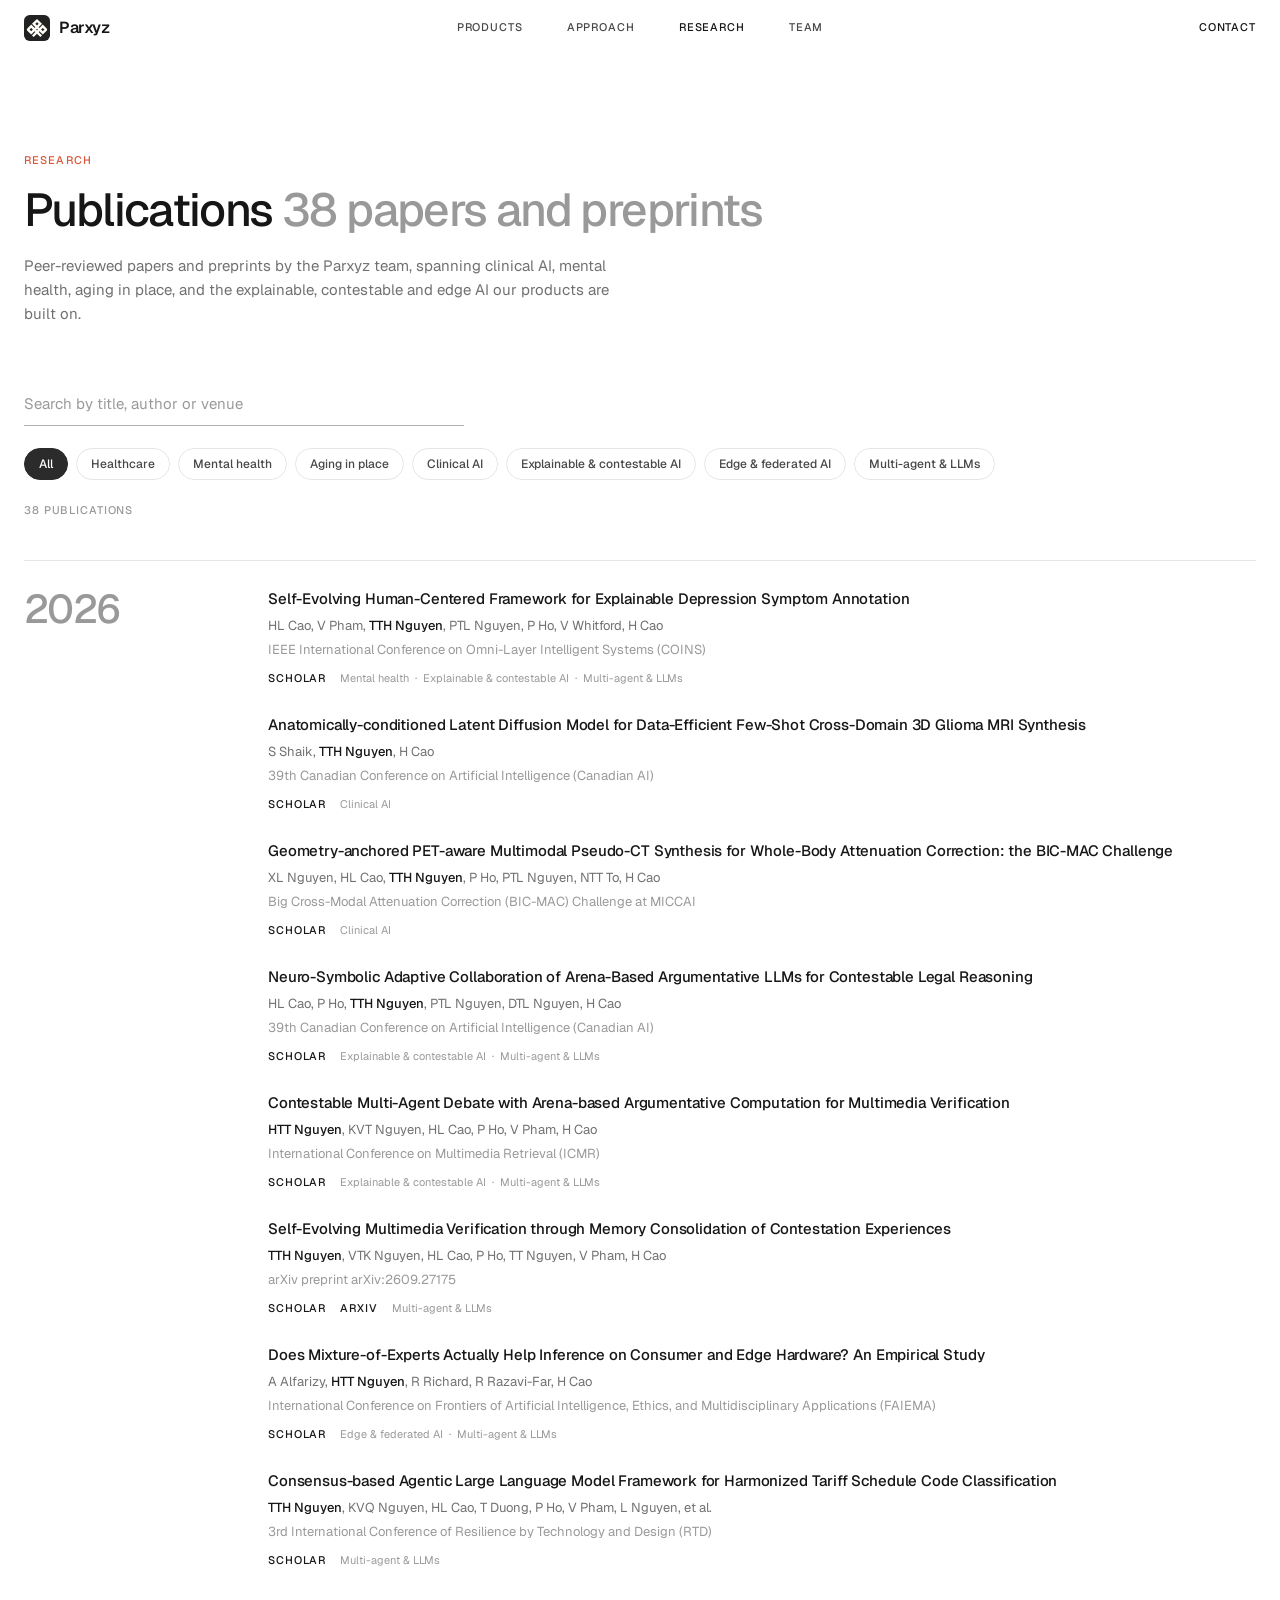
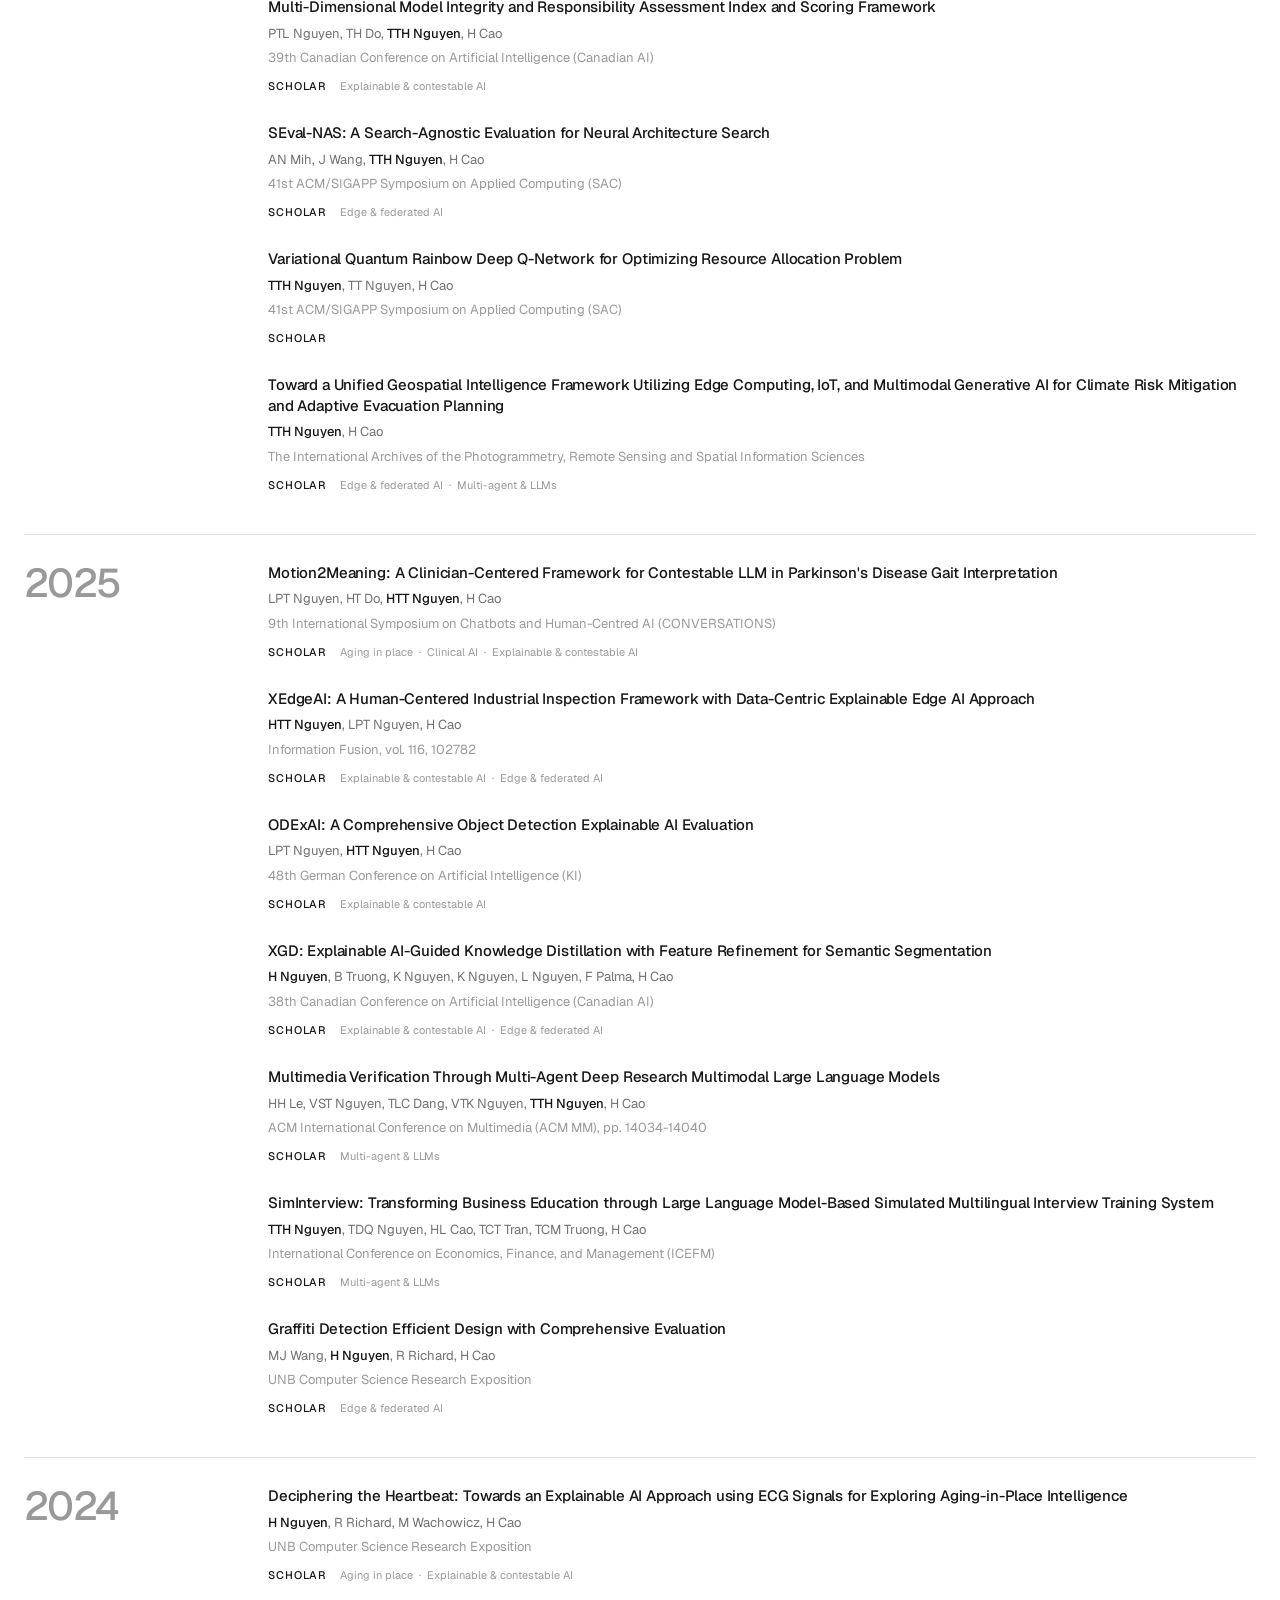
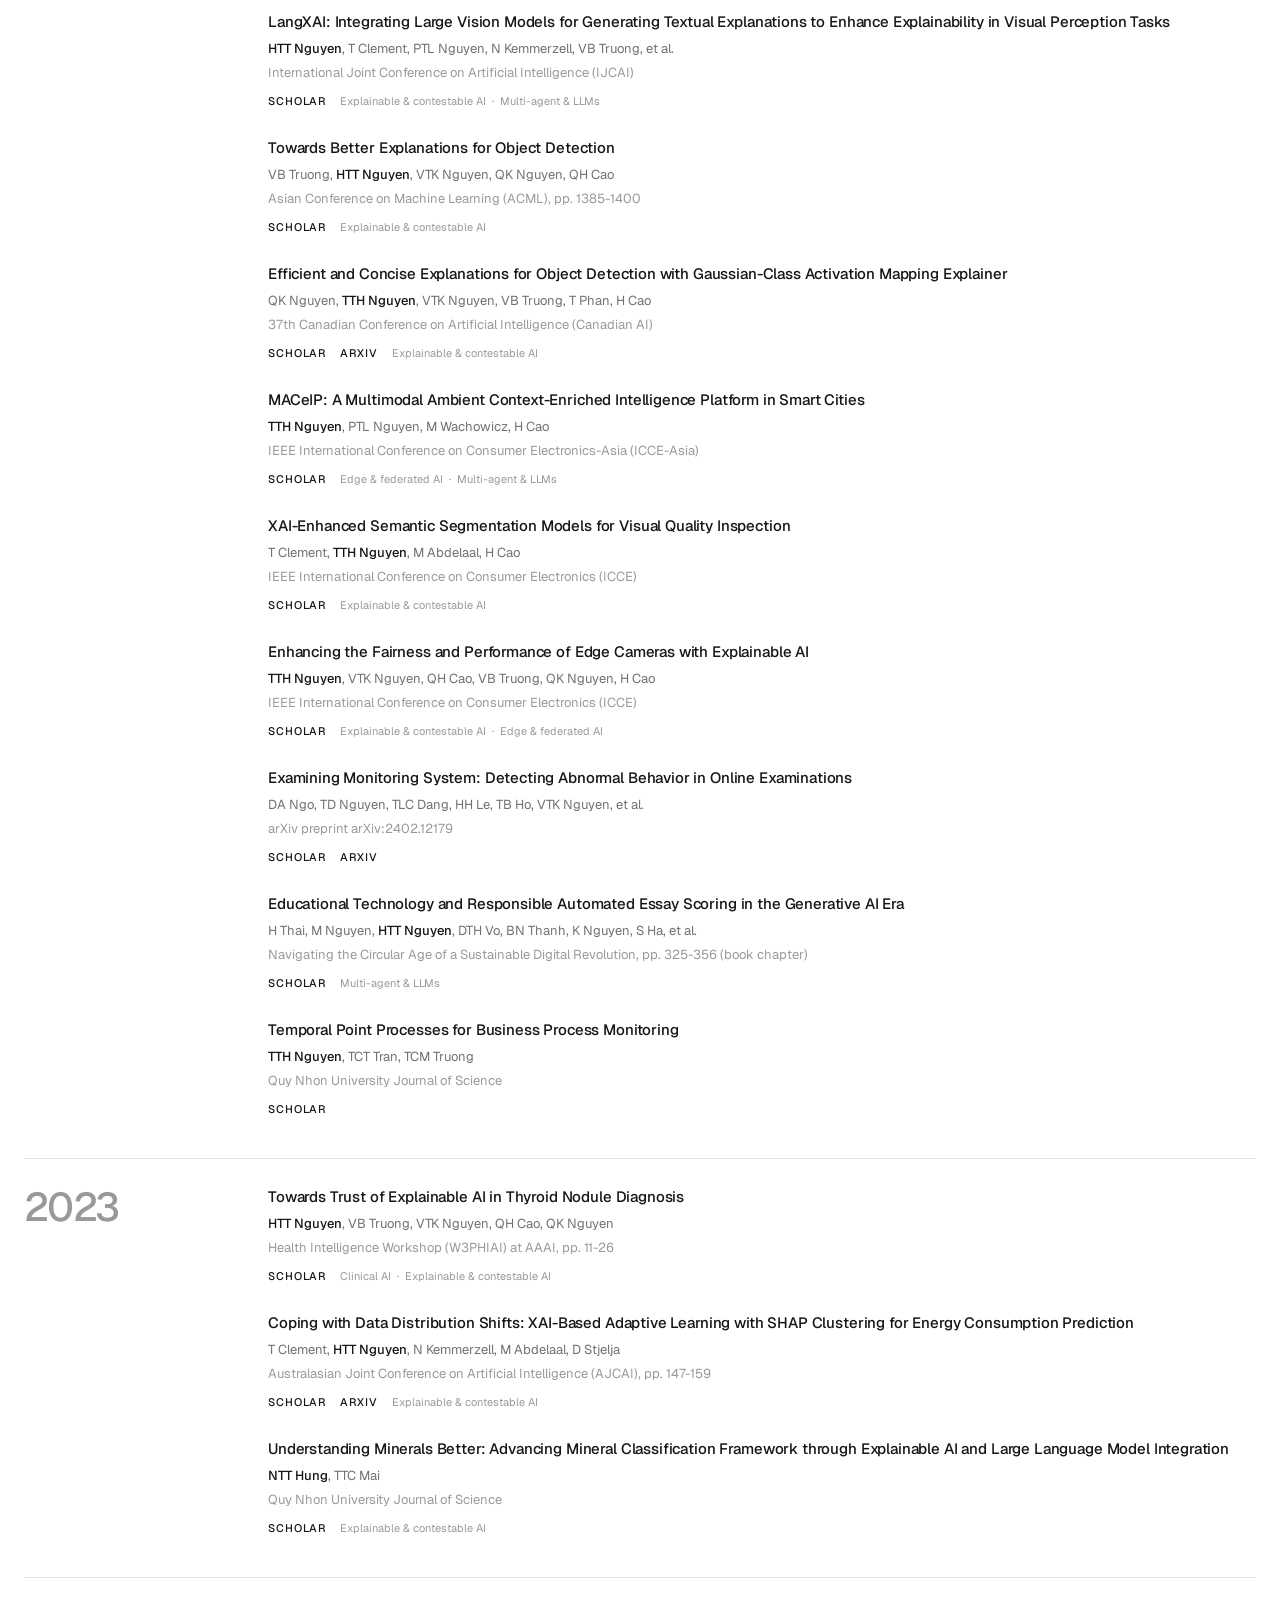
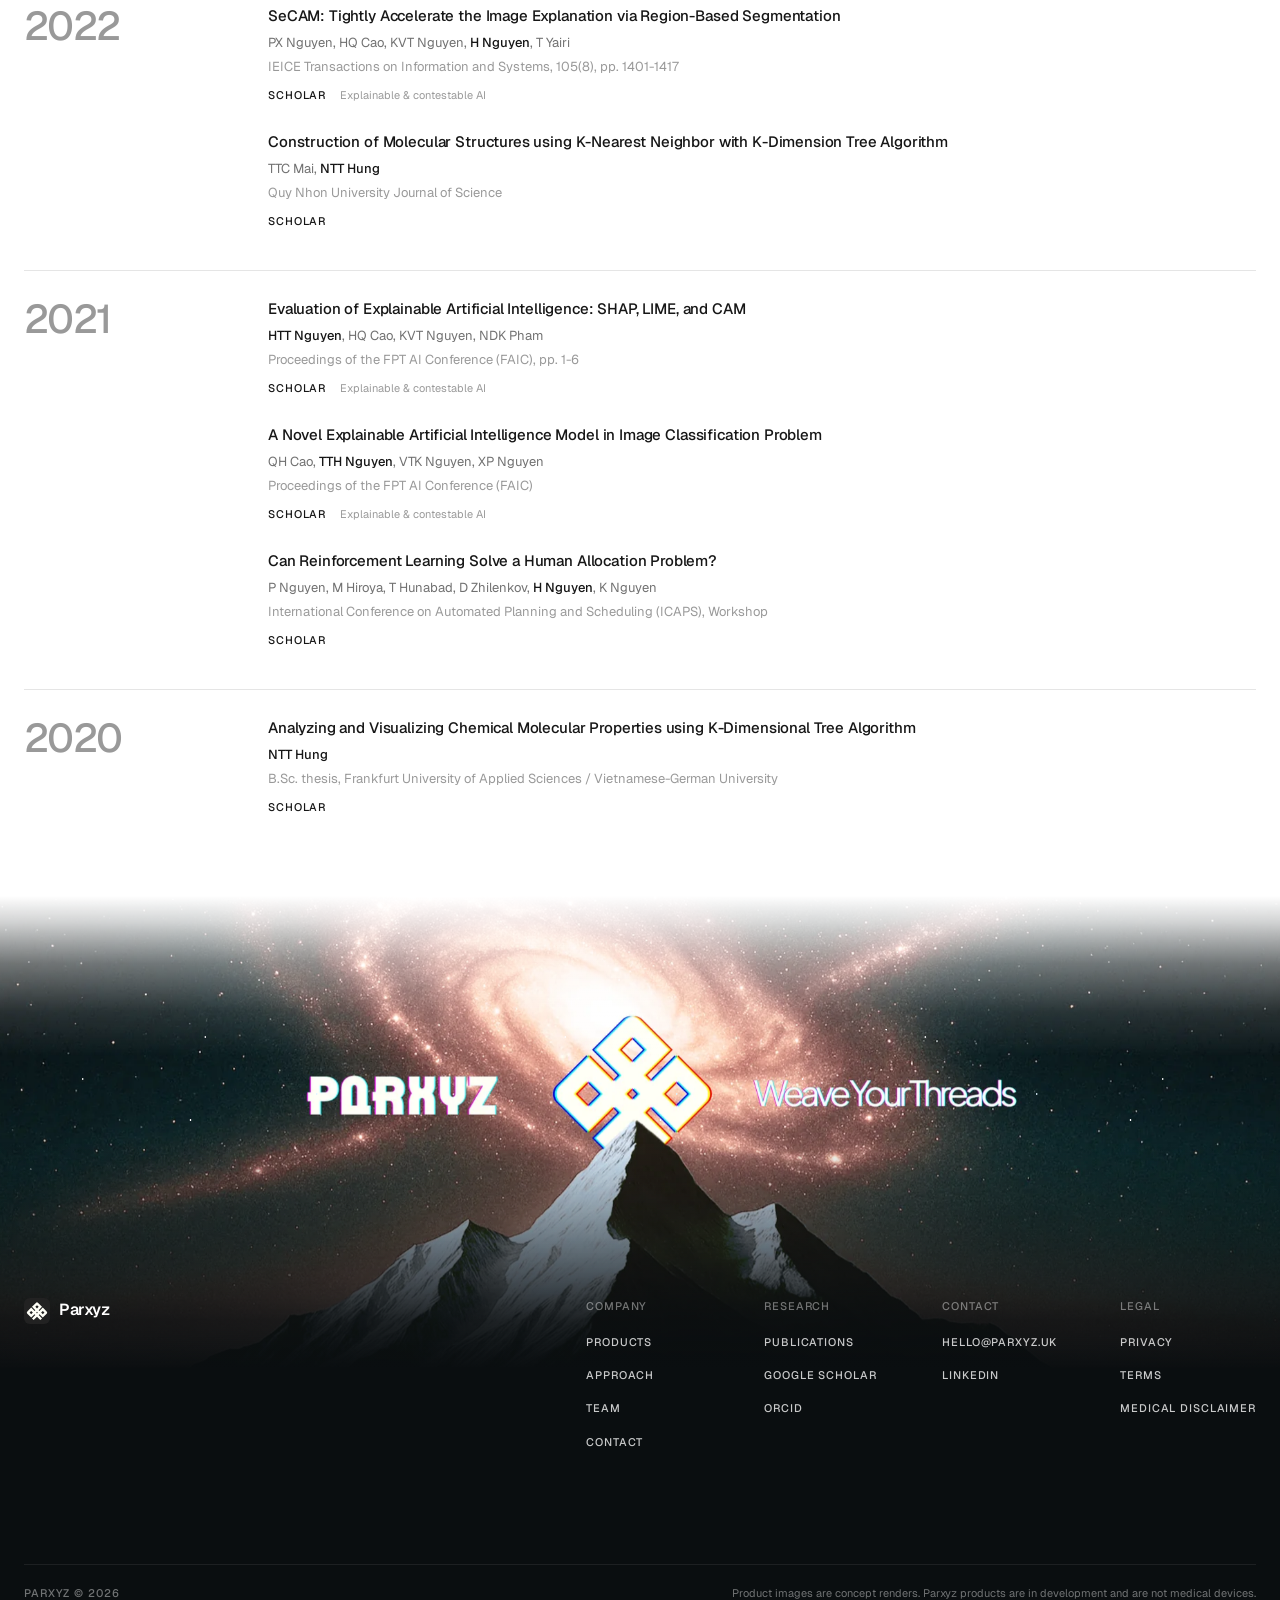
<file: publications.html>
<!doctype html>
<html lang="en">
<head>
  <meta charset="utf-8">
  <meta name="viewport" content="width=device-width, initial-scale=1">
  <title>Publications | Parxyz</title>
  <meta name="description" content="Peer-reviewed publications and preprints by the Parxyz team on health robotics, mental health devices, aging in place, and explainable, contestable AI.">
  <link rel="canonical" href="https://parxyz.uk/publications.html">
  <meta name="theme-color" content="#ffffff">
  <link rel="icon" href="assets/img/favicon.svg" type="image/svg+xml">
  <link rel="apple-touch-icon" href="assets/img/apple-touch-icon.png">
  <meta property="og:type" content="website">
  <meta property="og:site_name" content="Parxyz">
  <meta property="og:title" content="Publications | Parxyz">
  <meta property="og:description" content="Peer-reviewed publications and preprints by the Parxyz team on health robotics, mental health devices, aging in place, and explainable, contestable AI.">
  <meta property="og:url" content="https://parxyz.uk/publications.html">
  <meta property="og:image" content="https://parxyz.uk/assets/img/og-image.jpg">
  <meta name="twitter:card" content="summary_large_image">
  <link rel="preload" href="assets/fonts/geist-latin-wght-normal.woff2" as="font" type="font/woff2" crossorigin>
  <link rel="stylesheet" href="assets/css/style.css">
  <script>document.documentElement.classList.add("js");</script>
</head>
<body>
  <a class="skip-link" href="./#main">Skip to content</a>

  <header class="site-header">
    <a class="logo" href="./" aria-label="Parxyz home">
      <svg viewBox="0 0 32 32" aria-hidden="true"><rect width="32" height="32" rx="7" fill="#222222"/><path fill="#fffff7" transform="translate(3.52 5.49) scale(0.10390)" d="M106.68 5.56A19 19 0 0 1 133.55 5.56L179.51 51.53L139.92 91.12L149.11 100.32L188.71 60.72L234.67 106.68A19 19 0 0 1 234.67 133.55L188.71 179.51L149.11 139.92L139.92 149.11L179.51 188.71L159.71 208.5L120.12 168.91L80.52 208.5L60.72 188.71L100.32 149.11L91.12 139.92L51.53 179.51L5.56 133.55A19 19 0 0 1 5.56 106.68L51.53 60.72L91.12 100.32L100.32 91.12L60.72 51.53ZM139.92 51.53L120.12 31.73L100.32 51.53L120.12 71.33ZM208.5 120.12L188.71 100.32L168.91 120.12L188.71 139.92ZM129.31 120.12L120.12 110.92L110.92 120.12L120.12 129.31ZM71.33 120.12L51.53 100.32L31.73 120.12L51.53 139.92Z"/></svg>
      <span>Parxyz</span>
    </a>
    <nav class="nav" id="nav" aria-label="Main">
      <a href="./#products">Products</a>
      <a href="./#approach">Approach</a>
      <a href="./#research" aria-current="page">Research</a>
      <a href="./#team">Team</a>
      <a class="nav-contact" href="./#contact">Contact</a>
    </nav>
    <a class="header-cta" href="./#contact">Contact</a>
    <button class="menu-btn" type="button" aria-expanded="false" aria-controls="nav">Menu</button>
  </header>

  <main id="main">
    <div class="page-top">
      <span class="eyebrow">Research</span>
      <h1 class="display">Publications <span class="dim"><!-- PUBCOUNT -->38<!-- /PUBCOUNT --> papers and preprints</span></h1>
      <p class="lede">Peer-reviewed papers and preprints by the Parxyz team, spanning clinical AI, mental health, aging in place, and the explainable, contestable and edge AI our products are built on.</p>
    </div>

    <div class="pub-tools">
      <label class="sr-only" for="pub-search">Search publications</label>
      <input class="search" id="pub-search" type="search" placeholder="Search by title, author or venue" autocomplete="off">
      <div class="filters" role="group" aria-label="Filter by topic">
        <button class="filter" type="button" data-filter="all" aria-pressed="true">All</button>
        <button class="filter" type="button" data-filter="health" aria-pressed="false">Healthcare</button>
        <button class="filter" type="button" data-filter="mental" aria-pressed="false">Mental health</button>
        <button class="filter" type="button" data-filter="aging" aria-pressed="false">Aging in place</button>
        <button class="filter" type="button" data-filter="clinical" aria-pressed="false">Clinical AI</button>
        <button class="filter" type="button" data-filter="xai" aria-pressed="false">Explainable &amp; contestable AI</button>
        <button class="filter" type="button" data-filter="edge" aria-pressed="false">Edge &amp; federated AI</button>
        <button class="filter" type="button" data-filter="agents" aria-pressed="false">Multi-agent &amp; LLMs</button>
      </div>
      <p class="pub-count label" id="pub-count" aria-live="polite"></p>
    </div>

    <div class="pubs" id="pubs">
<!-- PUBS:START -->
        <div class="year-group">
          <h2 class="year">2026</h2>
          <ul class="pub-list">
            <li class="pub" data-tags="mental xai agents health" data-search="self-evolving human-centered framework for explainable depression symptom annotation hl cao, v pham, tth nguyen, ptl nguyen, p ho, v whitford, h cao ieee international conference on omni-layer intelligent systems (coins) 2026">
              <div class="pub-title">Self-Evolving Human-Centered Framework for Explainable Depression Symptom Annotation</div>
              <div class="pub-authors">HL Cao, V Pham, <b>TTH Nguyen</b>, PTL Nguyen, P Ho, V Whitford, H Cao</div>
              <div class="pub-venue">IEEE International Conference on Omni-Layer Intelligent Systems (COINS)</div>
              <div class="pub-foot"><a href="https://scholar.google.com/scholar?q=%22Self-Evolving+Human-Centered+Framework+for+Explainable+Depression+Symptom+Annotation%22">Scholar</a><span class="tag">Mental health</span><span class="tag">Explainable &amp; contestable AI</span><span class="tag">Multi-agent &amp; LLMs</span></div>
            </li>
            <li class="pub" data-tags="clinical health" data-search="anatomically-conditioned latent diffusion model for data-efficient few-shot cross-domain 3d glioma mri synthesis s shaik, tth nguyen, h cao 39th canadian conference on artificial intelligence (canadian ai) 2026">
              <div class="pub-title">Anatomically-conditioned Latent Diffusion Model for Data-Efficient Few-Shot Cross-Domain 3D Glioma MRI Synthesis</div>
              <div class="pub-authors">S Shaik, <b>TTH Nguyen</b>, H Cao</div>
              <div class="pub-venue">39th Canadian Conference on Artificial Intelligence (Canadian AI)</div>
              <div class="pub-foot"><a href="https://scholar.google.com/scholar?q=%22Anatomically-conditioned+Latent+Diffusion+Model+for+Data-Efficient+Few-Shot+Cross-Domain+3D+Glioma+MRI+Synthesis%22">Scholar</a><span class="tag">Clinical AI</span></div>
            </li>
            <li class="pub" data-tags="clinical health" data-search="geometry-anchored pet-aware multimodal pseudo-ct synthesis for whole-body attenuation correction: the bic-mac challenge xl nguyen, hl cao, tth nguyen, p ho, ptl nguyen, ntt to, h cao big cross-modal attenuation correction (bic-mac) challenge at miccai 2026">
              <div class="pub-title">Geometry-anchored PET-aware Multimodal Pseudo-CT Synthesis for Whole-Body Attenuation Correction: the BIC-MAC Challenge</div>
              <div class="pub-authors">XL Nguyen, HL Cao, <b>TTH Nguyen</b>, P Ho, PTL Nguyen, NTT To, H Cao</div>
              <div class="pub-venue">Big Cross-Modal Attenuation Correction (BIC-MAC) Challenge at MICCAI</div>
              <div class="pub-foot"><a href="https://scholar.google.com/scholar?q=%22Geometry-anchored+PET-aware+Multimodal+Pseudo-CT+Synthesis+for+Whole-Body+Attenuation+Correction%3A+the+BIC-MAC+Challenge%22">Scholar</a><span class="tag">Clinical AI</span></div>
            </li>
            <li class="pub" data-tags="agents xai" data-search="neuro-symbolic adaptive collaboration of arena-based argumentative llms for contestable legal reasoning hl cao, p ho, tth nguyen, ptl nguyen, dtl nguyen, h cao 39th canadian conference on artificial intelligence (canadian ai) 2026">
              <div class="pub-title">Neuro-Symbolic Adaptive Collaboration of Arena-Based Argumentative LLMs for Contestable Legal Reasoning</div>
              <div class="pub-authors">HL Cao, P Ho, <b>TTH Nguyen</b>, PTL Nguyen, DTL Nguyen, H Cao</div>
              <div class="pub-venue">39th Canadian Conference on Artificial Intelligence (Canadian AI)</div>
              <div class="pub-foot"><a href="https://scholar.google.com/scholar?q=%22Neuro-Symbolic+Adaptive+Collaboration+of+Arena-Based+Argumentative+LLMs+for+Contestable+Legal+Reasoning%22">Scholar</a><span class="tag">Explainable &amp; contestable AI</span><span class="tag">Multi-agent &amp; LLMs</span></div>
            </li>
            <li class="pub" data-tags="agents xai" data-search="contestable multi-agent debate with arena-based argumentative computation for multimedia verification htt nguyen, kvt nguyen, hl cao, p ho, v pham, h cao international conference on multimedia retrieval (icmr) 2026">
              <div class="pub-title">Contestable Multi-Agent Debate with Arena-based Argumentative Computation for Multimedia Verification</div>
              <div class="pub-authors"><b>HTT Nguyen</b>, KVT Nguyen, HL Cao, P Ho, V Pham, H Cao</div>
              <div class="pub-venue">International Conference on Multimedia Retrieval (ICMR)</div>
              <div class="pub-foot"><a href="https://scholar.google.com/scholar?q=%22Contestable+Multi-Agent+Debate+with+Arena-based+Argumentative+Computation+for+Multimedia+Verification%22">Scholar</a><span class="tag">Explainable &amp; contestable AI</span><span class="tag">Multi-agent &amp; LLMs</span></div>
            </li>
            <li class="pub" data-tags="agents" data-search="self-evolving multimedia verification through memory consolidation of contestation experiences tth nguyen, vtk nguyen, hl cao, p ho, tt nguyen, v pham, h cao arxiv preprint arxiv:2609.27175 2026">
              <div class="pub-title">Self-Evolving Multimedia Verification through Memory Consolidation of Contestation Experiences</div>
              <div class="pub-authors"><b>TTH Nguyen</b>, VTK Nguyen, HL Cao, P Ho, TT Nguyen, V Pham, H Cao</div>
              <div class="pub-venue">arXiv preprint arXiv:2609.27175</div>
              <div class="pub-foot"><a href="https://scholar.google.com/scholar?q=%22Self-Evolving+Multimedia+Verification+through+Memory+Consolidation+of+Contestation+Experiences%22">Scholar</a><a href="https://arxiv.org/abs/2609.27175">arXiv</a><span class="tag">Multi-agent &amp; LLMs</span></div>
            </li>
            <li class="pub" data-tags="edge agents" data-search="does mixture-of-experts actually help inference on consumer and edge hardware? an empirical study a alfarizy, htt nguyen, r richard, r razavi-far, h cao international conference on frontiers of artificial intelligence, ethics, and multidisciplinary applications (faiema) 2026">
              <div class="pub-title">Does Mixture-of-Experts Actually Help Inference on Consumer and Edge Hardware? An Empirical Study</div>
              <div class="pub-authors">A Alfarizy, <b>HTT Nguyen</b>, R Richard, R Razavi-Far, H Cao</div>
              <div class="pub-venue">International Conference on Frontiers of Artificial Intelligence, Ethics, and Multidisciplinary Applications (FAIEMA)</div>
              <div class="pub-foot"><a href="https://scholar.google.com/scholar?q=%22Does+Mixture-of-Experts+Actually+Help+Inference+on+Consumer+and+Edge+Hardware%3F+An+Empirical+Study%22">Scholar</a><span class="tag">Edge &amp; federated AI</span><span class="tag">Multi-agent &amp; LLMs</span></div>
            </li>
            <li class="pub" data-tags="agents" data-search="consensus-based agentic large language model framework for harmonized tariff schedule code classification tth nguyen, kvq nguyen, hl cao, t duong, p ho, v pham, l nguyen, et al. 3rd international conference of resilience by technology and design (rtd) 2026">
              <div class="pub-title">Consensus-based Agentic Large Language Model Framework for Harmonized Tariff Schedule Code Classification</div>
              <div class="pub-authors"><b>TTH Nguyen</b>, KVQ Nguyen, HL Cao, T Duong, P Ho, V Pham, L Nguyen, et al.</div>
              <div class="pub-venue">3rd International Conference of Resilience by Technology and Design (RTD)</div>
              <div class="pub-foot"><a href="https://scholar.google.com/scholar?q=%22Consensus-based+Agentic+Large+Language+Model+Framework+for+Harmonized+Tariff+Schedule+Code+Classification%22">Scholar</a><span class="tag">Multi-agent &amp; LLMs</span></div>
            </li>
            <li class="pub" data-tags="xai" data-search="multi-dimensional model integrity and responsibility assessment index and scoring framework ptl nguyen, th do, tth nguyen, h cao 39th canadian conference on artificial intelligence (canadian ai) 2026">
              <div class="pub-title">Multi-Dimensional Model Integrity and Responsibility Assessment Index and Scoring Framework</div>
              <div class="pub-authors">PTL Nguyen, TH Do, <b>TTH Nguyen</b>, H Cao</div>
              <div class="pub-venue">39th Canadian Conference on Artificial Intelligence (Canadian AI)</div>
              <div class="pub-foot"><a href="https://scholar.google.com/scholar?q=%22Multi-Dimensional+Model+Integrity+and+Responsibility+Assessment+Index+and+Scoring+Framework%22">Scholar</a><span class="tag">Explainable &amp; contestable AI</span></div>
            </li>
            <li class="pub" data-tags="edge" data-search="seval-nas: a search-agnostic evaluation for neural architecture search an mih, j wang, tth nguyen, h cao 41st acm/sigapp symposium on applied computing (sac) 2026">
              <div class="pub-title">SEval-NAS: A Search-Agnostic Evaluation for Neural Architecture Search</div>
              <div class="pub-authors">AN Mih, J Wang, <b>TTH Nguyen</b>, H Cao</div>
              <div class="pub-venue">41st ACM/SIGAPP Symposium on Applied Computing (SAC)</div>
              <div class="pub-foot"><a href="https://scholar.google.com/scholar?q=%22SEval-NAS%3A+A+Search-Agnostic+Evaluation+for+Neural+Architecture+Search%22">Scholar</a><span class="tag">Edge &amp; federated AI</span></div>
            </li>
            <li class="pub" data-tags="" data-search="variational quantum rainbow deep q-network for optimizing resource allocation problem tth nguyen, tt nguyen, h cao 41st acm/sigapp symposium on applied computing (sac) 2026">
              <div class="pub-title">Variational Quantum Rainbow Deep Q-Network for Optimizing Resource Allocation Problem</div>
              <div class="pub-authors"><b>TTH Nguyen</b>, TT Nguyen, H Cao</div>
              <div class="pub-venue">41st ACM/SIGAPP Symposium on Applied Computing (SAC)</div>
              <div class="pub-foot"><a href="https://scholar.google.com/scholar?q=%22Variational+Quantum+Rainbow+Deep+Q-Network+for+Optimizing+Resource+Allocation+Problem%22">Scholar</a></div>
            </li>
            <li class="pub" data-tags="edge agents" data-search="toward a unified geospatial intelligence framework utilizing edge computing, iot, and multimodal generative ai for climate risk mitigation and adaptive evacuation planning tth nguyen, h cao the international archives of the photogrammetry, remote sensing and spatial information sciences 2026">
              <div class="pub-title">Toward a Unified Geospatial Intelligence Framework Utilizing Edge Computing, IoT, and Multimodal Generative AI for Climate Risk Mitigation and Adaptive Evacuation Planning</div>
              <div class="pub-authors"><b>TTH Nguyen</b>, H Cao</div>
              <div class="pub-venue">The International Archives of the Photogrammetry, Remote Sensing and Spatial Information Sciences</div>
              <div class="pub-foot"><a href="https://scholar.google.com/scholar?q=%22Toward+a+Unified+Geospatial+Intelligence+Framework+Utilizing+Edge+Computing%2C+IoT%2C+and+Multimodal+Generative+AI+for+Climate+Risk+Mitigation+and+Adaptive+Evacuation+Planning%22">Scholar</a><span class="tag">Edge &amp; federated AI</span><span class="tag">Multi-agent &amp; LLMs</span></div>
            </li>
          </ul>
        </div>
        <div class="year-group">
          <h2 class="year">2025</h2>
          <ul class="pub-list">
            <li class="pub" data-tags="clinical aging xai health" data-search="motion2meaning: a clinician-centered framework for contestable llm in parkinson&#x27;s disease gait interpretation lpt nguyen, ht do, htt nguyen, h cao 9th international symposium on chatbots and human-centred ai (conversations) 2025">
              <div class="pub-title">Motion2Meaning: A Clinician-Centered Framework for Contestable LLM in Parkinson&#x27;s Disease Gait Interpretation</div>
              <div class="pub-authors">LPT Nguyen, HT Do, <b>HTT Nguyen</b>, H Cao</div>
              <div class="pub-venue">9th International Symposium on Chatbots and Human-Centred AI (CONVERSATIONS)</div>
              <div class="pub-foot"><a href="https://scholar.google.com/scholar?q=%22Motion2Meaning%3A+A+Clinician-Centered+Framework+for+Contestable+LLM+in+Parkinson%27s+Disease+Gait+Interpretation%22">Scholar</a><span class="tag">Aging in place</span><span class="tag">Clinical AI</span><span class="tag">Explainable &amp; contestable AI</span></div>
            </li>
            <li class="pub" data-tags="edge xai" data-search="xedgeai: a human-centered industrial inspection framework with data-centric explainable edge ai approach htt nguyen, lpt nguyen, h cao information fusion, vol. 116, 102782 2025">
              <div class="pub-title">XEdgeAI: A Human-Centered Industrial Inspection Framework with Data-Centric Explainable Edge AI Approach</div>
              <div class="pub-authors"><b>HTT Nguyen</b>, LPT Nguyen, H Cao</div>
              <div class="pub-venue">Information Fusion, vol. 116, 102782</div>
              <div class="pub-foot"><a href="https://scholar.google.com/scholar?q=%22XEdgeAI%3A+A+Human-Centered+Industrial+Inspection+Framework+with+Data-Centric+Explainable+Edge+AI+Approach%22">Scholar</a><span class="tag">Explainable &amp; contestable AI</span><span class="tag">Edge &amp; federated AI</span></div>
            </li>
            <li class="pub" data-tags="xai" data-search="odexai: a comprehensive object detection explainable ai evaluation lpt nguyen, htt nguyen, h cao 48th german conference on artificial intelligence (ki) 2025">
              <div class="pub-title">ODExAI: A Comprehensive Object Detection Explainable AI Evaluation</div>
              <div class="pub-authors">LPT Nguyen, <b>HTT Nguyen</b>, H Cao</div>
              <div class="pub-venue">48th German Conference on Artificial Intelligence (KI)</div>
              <div class="pub-foot"><a href="https://scholar.google.com/scholar?q=%22ODExAI%3A+A+Comprehensive+Object+Detection+Explainable+AI+Evaluation%22">Scholar</a><span class="tag">Explainable &amp; contestable AI</span></div>
            </li>
            <li class="pub" data-tags="xai edge" data-search="xgd: explainable ai-guided knowledge distillation with feature refinement for semantic segmentation h nguyen, b truong, k nguyen, k nguyen, l nguyen, f palma, h cao 38th canadian conference on artificial intelligence (canadian ai) 2025">
              <div class="pub-title">XGD: Explainable AI-Guided Knowledge Distillation with Feature Refinement for Semantic Segmentation</div>
              <div class="pub-authors"><b>H Nguyen</b>, B Truong, K Nguyen, K Nguyen, L Nguyen, F Palma, H Cao</div>
              <div class="pub-venue">38th Canadian Conference on Artificial Intelligence (Canadian AI)</div>
              <div class="pub-foot"><a href="https://scholar.google.com/scholar?q=%22XGD%3A+Explainable+AI-Guided+Knowledge+Distillation+with+Feature+Refinement+for+Semantic+Segmentation%22">Scholar</a><span class="tag">Explainable &amp; contestable AI</span><span class="tag">Edge &amp; federated AI</span></div>
            </li>
            <li class="pub" data-tags="agents" data-search="multimedia verification through multi-agent deep research multimodal large language models hh le, vst nguyen, tlc dang, vtk nguyen, tth nguyen, h cao acm international conference on multimedia (acm mm), pp. 14034-14040 2025">
              <div class="pub-title">Multimedia Verification Through Multi-Agent Deep Research Multimodal Large Language Models</div>
              <div class="pub-authors">HH Le, VST Nguyen, TLC Dang, VTK Nguyen, <b>TTH Nguyen</b>, H Cao</div>
              <div class="pub-venue">ACM International Conference on Multimedia (ACM MM), pp. 14034-14040</div>
              <div class="pub-foot"><a href="https://scholar.google.com/scholar?q=%22Multimedia+Verification+Through+Multi-Agent+Deep+Research+Multimodal+Large+Language+Models%22">Scholar</a><span class="tag">Multi-agent &amp; LLMs</span></div>
            </li>
            <li class="pub" data-tags="agents" data-search="siminterview: transforming business education through large language model-based simulated multilingual interview training system tth nguyen, tdq nguyen, hl cao, tct tran, tcm truong, h cao international conference on economics, finance, and management (icefm) 2025">
              <div class="pub-title">SimInterview: Transforming Business Education through Large Language Model-Based Simulated Multilingual Interview Training System</div>
              <div class="pub-authors"><b>TTH Nguyen</b>, TDQ Nguyen, HL Cao, TCT Tran, TCM Truong, H Cao</div>
              <div class="pub-venue">International Conference on Economics, Finance, and Management (ICEFM)</div>
              <div class="pub-foot"><a href="https://scholar.google.com/scholar?q=%22SimInterview%3A+Transforming+Business+Education+through+Large+Language+Model-Based+Simulated+Multilingual+Interview+Training+System%22">Scholar</a><span class="tag">Multi-agent &amp; LLMs</span></div>
            </li>
            <li class="pub" data-tags="edge" data-search="graffiti detection efficient design with comprehensive evaluation mj wang, h nguyen, r richard, h cao unb computer science research exposition 2025">
              <div class="pub-title">Graffiti Detection Efficient Design with Comprehensive Evaluation</div>
              <div class="pub-authors">MJ Wang, <b>H Nguyen</b>, R Richard, H Cao</div>
              <div class="pub-venue">UNB Computer Science Research Exposition</div>
              <div class="pub-foot"><a href="https://scholar.google.com/scholar?q=%22Graffiti+Detection+Efficient+Design+with+Comprehensive+Evaluation%22">Scholar</a><span class="tag">Edge &amp; federated AI</span></div>
            </li>
          </ul>
        </div>
        <div class="year-group">
          <h2 class="year">2024</h2>
          <ul class="pub-list">
            <li class="pub" data-tags="aging xai health" data-search="deciphering the heartbeat: towards an explainable ai approach using ecg signals for exploring aging-in-place intelligence h nguyen, r richard, m wachowicz, h cao unb computer science research exposition 2024">
              <div class="pub-title">Deciphering the Heartbeat: Towards an Explainable AI Approach using ECG Signals for Exploring Aging-in-Place Intelligence</div>
              <div class="pub-authors"><b>H Nguyen</b>, R Richard, M Wachowicz, H Cao</div>
              <div class="pub-venue">UNB Computer Science Research Exposition</div>
              <div class="pub-foot"><a href="https://scholar.google.com/scholar?q=%22Deciphering+the+Heartbeat%3A+Towards+an+Explainable+AI+Approach+using+ECG+Signals+for+Exploring+Aging-in-Place+Intelligence%22">Scholar</a><span class="tag">Aging in place</span><span class="tag">Explainable &amp; contestable AI</span></div>
            </li>
            <li class="pub" data-tags="xai agents" data-search="langxai: integrating large vision models for generating textual explanations to enhance explainability in visual perception tasks htt nguyen, t clement, ptl nguyen, n kemmerzell, vb truong, et al. international joint conference on artificial intelligence (ijcai) 2024">
              <div class="pub-title">LangXAI: Integrating Large Vision Models for Generating Textual Explanations to Enhance Explainability in Visual Perception Tasks</div>
              <div class="pub-authors"><b>HTT Nguyen</b>, T Clement, PTL Nguyen, N Kemmerzell, VB Truong, et al.</div>
              <div class="pub-venue">International Joint Conference on Artificial Intelligence (IJCAI)</div>
              <div class="pub-foot"><a href="https://scholar.google.com/scholar?q=%22LangXAI%3A+Integrating+Large+Vision+Models+for+Generating+Textual+Explanations+to+Enhance+Explainability+in+Visual+Perception+Tasks%22">Scholar</a><span class="tag">Explainable &amp; contestable AI</span><span class="tag">Multi-agent &amp; LLMs</span></div>
            </li>
            <li class="pub" data-tags="xai" data-search="towards better explanations for object detection vb truong, htt nguyen, vtk nguyen, qk nguyen, qh cao asian conference on machine learning (acml), pp. 1385-1400 2024">
              <div class="pub-title">Towards Better Explanations for Object Detection</div>
              <div class="pub-authors">VB Truong, <b>HTT Nguyen</b>, VTK Nguyen, QK Nguyen, QH Cao</div>
              <div class="pub-venue">Asian Conference on Machine Learning (ACML), pp. 1385-1400</div>
              <div class="pub-foot"><a href="https://scholar.google.com/scholar?q=%22Towards+Better+Explanations+for+Object+Detection%22">Scholar</a><span class="tag">Explainable &amp; contestable AI</span></div>
            </li>
            <li class="pub" data-tags="xai" data-search="efficient and concise explanations for object detection with gaussian-class activation mapping explainer qk nguyen, tth nguyen, vtk nguyen, vb truong, t phan, h cao 37th canadian conference on artificial intelligence (canadian ai) 2024">
              <div class="pub-title">Efficient and Concise Explanations for Object Detection with Gaussian-Class Activation Mapping Explainer</div>
              <div class="pub-authors">QK Nguyen, <b>TTH Nguyen</b>, VTK Nguyen, VB Truong, T Phan, H Cao</div>
              <div class="pub-venue">37th Canadian Conference on Artificial Intelligence (Canadian AI)</div>
              <div class="pub-foot"><a href="https://scholar.google.com/scholar?q=%22Efficient+and+Concise+Explanations+for+Object+Detection+with+Gaussian-Class+Activation+Mapping+Explainer%22">Scholar</a><a href="https://arxiv.org/abs/2306.03400">arXiv</a><span class="tag">Explainable &amp; contestable AI</span></div>
            </li>
            <li class="pub" data-tags="edge agents" data-search="maceip: a multimodal ambient context-enriched intelligence platform in smart cities tth nguyen, ptl nguyen, m wachowicz, h cao ieee international conference on consumer electronics-asia (icce-asia) 2024">
              <div class="pub-title">MACeIP: A Multimodal Ambient Context-Enriched Intelligence Platform in Smart Cities</div>
              <div class="pub-authors"><b>TTH Nguyen</b>, PTL Nguyen, M Wachowicz, H Cao</div>
              <div class="pub-venue">IEEE International Conference on Consumer Electronics-Asia (ICCE-Asia)</div>
              <div class="pub-foot"><a href="https://scholar.google.com/scholar?q=%22MACeIP%3A+A+Multimodal+Ambient+Context-Enriched+Intelligence+Platform+in+Smart+Cities%22">Scholar</a><span class="tag">Edge &amp; federated AI</span><span class="tag">Multi-agent &amp; LLMs</span></div>
            </li>
            <li class="pub" data-tags="xai" data-search="xai-enhanced semantic segmentation models for visual quality inspection t clement, tth nguyen, m abdelaal, h cao ieee international conference on consumer electronics (icce) 2024">
              <div class="pub-title">XAI-Enhanced Semantic Segmentation Models for Visual Quality Inspection</div>
              <div class="pub-authors">T Clement, <b>TTH Nguyen</b>, M Abdelaal, H Cao</div>
              <div class="pub-venue">IEEE International Conference on Consumer Electronics (ICCE)</div>
              <div class="pub-foot"><a href="https://scholar.google.com/scholar?q=%22XAI-Enhanced+Semantic+Segmentation+Models+for+Visual+Quality+Inspection%22">Scholar</a><span class="tag">Explainable &amp; contestable AI</span></div>
            </li>
            <li class="pub" data-tags="edge xai" data-search="enhancing the fairness and performance of edge cameras with explainable ai tth nguyen, vtk nguyen, qh cao, vb truong, qk nguyen, h cao ieee international conference on consumer electronics (icce) 2024">
              <div class="pub-title">Enhancing the Fairness and Performance of Edge Cameras with Explainable AI</div>
              <div class="pub-authors"><b>TTH Nguyen</b>, VTK Nguyen, QH Cao, VB Truong, QK Nguyen, H Cao</div>
              <div class="pub-venue">IEEE International Conference on Consumer Electronics (ICCE)</div>
              <div class="pub-foot"><a href="https://scholar.google.com/scholar?q=%22Enhancing+the+Fairness+and+Performance+of+Edge+Cameras+with+Explainable+AI%22">Scholar</a><span class="tag">Explainable &amp; contestable AI</span><span class="tag">Edge &amp; federated AI</span></div>
            </li>
            <li class="pub" data-tags="" data-search="examining monitoring system: detecting abnormal behavior in online examinations da ngo, td nguyen, tlc dang, hh le, tb ho, vtk nguyen, et al. arxiv preprint arxiv:2402.12179 2024">
              <div class="pub-title">Examining Monitoring System: Detecting Abnormal Behavior in Online Examinations</div>
              <div class="pub-authors">DA Ngo, TD Nguyen, TLC Dang, HH Le, TB Ho, VTK Nguyen, et al.</div>
              <div class="pub-venue">arXiv preprint arXiv:2402.12179</div>
              <div class="pub-foot"><a href="https://scholar.google.com/scholar?q=%22Examining+Monitoring+System%3A+Detecting+Abnormal+Behavior+in+Online+Examinations%22">Scholar</a><a href="https://arxiv.org/abs/2402.12179">arXiv</a></div>
            </li>
            <li class="pub" data-tags="agents" data-search="educational technology and responsible automated essay scoring in the generative ai era h thai, m nguyen, htt nguyen, dth vo, bn thanh, k nguyen, s ha, et al. navigating the circular age of a sustainable digital revolution, pp. 325-356 (book chapter) 2024">
              <div class="pub-title">Educational Technology and Responsible Automated Essay Scoring in the Generative AI Era</div>
              <div class="pub-authors">H Thai, M Nguyen, <b>HTT Nguyen</b>, DTH Vo, BN Thanh, K Nguyen, S Ha, et al.</div>
              <div class="pub-venue">Navigating the Circular Age of a Sustainable Digital Revolution, pp. 325-356 (book chapter)</div>
              <div class="pub-foot"><a href="https://scholar.google.com/scholar?q=%22Educational+Technology+and+Responsible+Automated+Essay+Scoring+in+the+Generative+AI+Era%22">Scholar</a><span class="tag">Multi-agent &amp; LLMs</span></div>
            </li>
            <li class="pub" data-tags="" data-search="temporal point processes for business process monitoring tth nguyen, tct tran, tcm truong quy nhon university journal of science 2024">
              <div class="pub-title">Temporal Point Processes for Business Process Monitoring</div>
              <div class="pub-authors"><b>TTH Nguyen</b>, TCT Tran, TCM Truong</div>
              <div class="pub-venue">Quy Nhon University Journal of Science</div>
              <div class="pub-foot"><a href="https://scholar.google.com/scholar?q=%22Temporal+Point+Processes+for+Business+Process+Monitoring%22">Scholar</a></div>
            </li>
          </ul>
        </div>
        <div class="year-group">
          <h2 class="year">2023</h2>
          <ul class="pub-list">
            <li class="pub" data-tags="clinical xai health" data-search="towards trust of explainable ai in thyroid nodule diagnosis htt nguyen, vb truong, vtk nguyen, qh cao, qk nguyen health intelligence workshop (w3phiai) at aaai, pp. 11-26 2023">
              <div class="pub-title">Towards Trust of Explainable AI in Thyroid Nodule Diagnosis</div>
              <div class="pub-authors"><b>HTT Nguyen</b>, VB Truong, VTK Nguyen, QH Cao, QK Nguyen</div>
              <div class="pub-venue">Health Intelligence Workshop (W3PHIAI) at AAAI, pp. 11-26</div>
              <div class="pub-foot"><a href="https://scholar.google.com/scholar?q=%22Towards+Trust+of+Explainable+AI+in+Thyroid+Nodule+Diagnosis%22">Scholar</a><span class="tag">Clinical AI</span><span class="tag">Explainable &amp; contestable AI</span></div>
            </li>
            <li class="pub" data-tags="xai" data-search="coping with data distribution shifts: xai-based adaptive learning with shap clustering for energy consumption prediction t clement, htt nguyen, n kemmerzell, m abdelaal, d stjelja australasian joint conference on artificial intelligence (ajcai), pp. 147-159 2023">
              <div class="pub-title">Coping with Data Distribution Shifts: XAI-Based Adaptive Learning with SHAP Clustering for Energy Consumption Prediction</div>
              <div class="pub-authors">T Clement, <b>HTT Nguyen</b>, N Kemmerzell, M Abdelaal, D Stjelja</div>
              <div class="pub-venue">Australasian Joint Conference on Artificial Intelligence (AJCAI), pp. 147-159</div>
              <div class="pub-foot"><a href="https://scholar.google.com/scholar?q=%22Coping+with+Data+Distribution+Shifts%3A+XAI-Based+Adaptive+Learning+with+SHAP+Clustering+for+Energy+Consumption+Prediction%22">Scholar</a><a href="https://arxiv.org/abs/2402.04982">arXiv</a><span class="tag">Explainable &amp; contestable AI</span></div>
            </li>
            <li class="pub" data-tags="xai" data-search="understanding minerals better: advancing mineral classification framework through explainable ai and large language model integration ntt hung, ttc mai quy nhon university journal of science 2023">
              <div class="pub-title">Understanding Minerals Better: Advancing Mineral Classification Framework through Explainable AI and Large Language Model Integration</div>
              <div class="pub-authors"><b>NTT Hung</b>, TTC Mai</div>
              <div class="pub-venue">Quy Nhon University Journal of Science</div>
              <div class="pub-foot"><a href="https://scholar.google.com/scholar?q=%22Understanding+Minerals+Better%3A+Advancing+Mineral+Classification+Framework+through+Explainable+AI+and+Large+Language+Model+Integration%22">Scholar</a><span class="tag">Explainable &amp; contestable AI</span></div>
            </li>
          </ul>
        </div>
        <div class="year-group">
          <h2 class="year">2022</h2>
          <ul class="pub-list">
            <li class="pub" data-tags="xai" data-search="secam: tightly accelerate the image explanation via region-based segmentation px nguyen, hq cao, kvt nguyen, h nguyen, t yairi ieice transactions on information and systems, 105(8), pp. 1401-1417 2022">
              <div class="pub-title">SeCAM: Tightly Accelerate the Image Explanation via Region-Based Segmentation</div>
              <div class="pub-authors">PX Nguyen, HQ Cao, KVT Nguyen, <b>H Nguyen</b>, T Yairi</div>
              <div class="pub-venue">IEICE Transactions on Information and Systems, 105(8), pp. 1401-1417</div>
              <div class="pub-foot"><a href="https://scholar.google.com/scholar?q=%22SeCAM%3A+Tightly+Accelerate+the+Image+Explanation+via+Region-Based+Segmentation%22">Scholar</a><span class="tag">Explainable &amp; contestable AI</span></div>
            </li>
            <li class="pub" data-tags="" data-search="construction of molecular structures using k-nearest neighbor with k-dimension tree algorithm ttc mai, ntt hung quy nhon university journal of science 2022">
              <div class="pub-title">Construction of Molecular Structures using K-Nearest Neighbor with K-Dimension Tree Algorithm</div>
              <div class="pub-authors">TTC Mai, <b>NTT Hung</b></div>
              <div class="pub-venue">Quy Nhon University Journal of Science</div>
              <div class="pub-foot"><a href="https://scholar.google.com/scholar?q=%22Construction+of+Molecular+Structures+using+K-Nearest+Neighbor+with+K-Dimension+Tree+Algorithm%22">Scholar</a></div>
            </li>
          </ul>
        </div>
        <div class="year-group">
          <h2 class="year">2021</h2>
          <ul class="pub-list">
            <li class="pub" data-tags="xai" data-search="evaluation of explainable artificial intelligence: shap, lime, and cam htt nguyen, hq cao, kvt nguyen, ndk pham proceedings of the fpt ai conference (faic), pp. 1-6 2021">
              <div class="pub-title">Evaluation of Explainable Artificial Intelligence: SHAP, LIME, and CAM</div>
              <div class="pub-authors"><b>HTT Nguyen</b>, HQ Cao, KVT Nguyen, NDK Pham</div>
              <div class="pub-venue">Proceedings of the FPT AI Conference (FAIC), pp. 1-6</div>
              <div class="pub-foot"><a href="https://scholar.google.com/scholar?q=%22Evaluation+of+Explainable+Artificial+Intelligence%3A+SHAP%2C+LIME%2C+and+CAM%22">Scholar</a><span class="tag">Explainable &amp; contestable AI</span></div>
            </li>
            <li class="pub" data-tags="xai" data-search="a novel explainable artificial intelligence model in image classification problem qh cao, tth nguyen, vtk nguyen, xp nguyen proceedings of the fpt ai conference (faic) 2021">
              <div class="pub-title">A Novel Explainable Artificial Intelligence Model in Image Classification Problem</div>
              <div class="pub-authors">QH Cao, <b>TTH Nguyen</b>, VTK Nguyen, XP Nguyen</div>
              <div class="pub-venue">Proceedings of the FPT AI Conference (FAIC)</div>
              <div class="pub-foot"><a href="https://scholar.google.com/scholar?q=%22A+Novel+Explainable+Artificial+Intelligence+Model+in+Image+Classification+Problem%22">Scholar</a><span class="tag">Explainable &amp; contestable AI</span></div>
            </li>
            <li class="pub" data-tags="" data-search="can reinforcement learning solve a human allocation problem? p nguyen, m hiroya, t hunabad, d zhilenkov, h nguyen, k nguyen international conference on automated planning and scheduling (icaps), workshop 2021">
              <div class="pub-title">Can Reinforcement Learning Solve a Human Allocation Problem?</div>
              <div class="pub-authors">P Nguyen, M Hiroya, T Hunabad, D Zhilenkov, <b>H Nguyen</b>, K Nguyen</div>
              <div class="pub-venue">International Conference on Automated Planning and Scheduling (ICAPS), Workshop</div>
              <div class="pub-foot"><a href="https://scholar.google.com/scholar?q=%22Can+Reinforcement+Learning+Solve+a+Human+Allocation+Problem%3F%22">Scholar</a></div>
            </li>
          </ul>
        </div>
        <div class="year-group">
          <h2 class="year">2020</h2>
          <ul class="pub-list">
            <li class="pub" data-tags="" data-search="analyzing and visualizing chemical molecular properties using k-dimensional tree algorithm ntt hung b.sc. thesis, frankfurt university of applied sciences / vietnamese-german university 2020">
              <div class="pub-title">Analyzing and Visualizing Chemical Molecular Properties using K-Dimensional Tree Algorithm</div>
              <div class="pub-authors"><b>NTT Hung</b></div>
              <div class="pub-venue">B.Sc. thesis, Frankfurt University of Applied Sciences / Vietnamese-German University</div>
              <div class="pub-foot"><a href="https://scholar.google.com/scholar?q=%22Analyzing+and+Visualizing+Chemical+Molecular+Properties+using+K-Dimensional+Tree+Algorithm%22">Scholar</a></div>
            </li>
          </ul>
        </div>
<!-- PUBS:END -->
    </div>
    <p class="empty" id="pub-empty" hidden>No publications match your search.</p>
  </main>

  <footer class="site-footer">
    <div class="footer-scene">
      <img src="assets/img/footer-banner.webp" srcset="assets/img/footer-banner-1000.webp 1000w, assets/img/footer-banner.webp 2000w" sizes="(max-width: 640px) 160vw, 100vw" width="2000" height="740" loading="lazy" alt="Parxyz, Weave Your Threads: the Parxyz mark resting on a snowy mountain peak beneath a spiral galaxy">
      <div class="stars" aria-hidden="true"></div>
    </div>
    <div class="footer-inner">
      <div class="footer-top">
        <a class="logo" href="./" aria-label="Parxyz home">
          <svg viewBox="0 0 32 32" aria-hidden="true"><rect width="32" height="32" rx="7" fill="#222222"/><path fill="#fffff7" transform="translate(3.52 5.49) scale(0.10390)" d="M106.68 5.56A19 19 0 0 1 133.55 5.56L179.51 51.53L139.92 91.12L149.11 100.32L188.71 60.72L234.67 106.68A19 19 0 0 1 234.67 133.55L188.71 179.51L149.11 139.92L139.92 149.11L179.51 188.71L159.71 208.5L120.12 168.91L80.52 208.5L60.72 188.71L100.32 149.11L91.12 139.92L51.53 179.51L5.56 133.55A19 19 0 0 1 5.56 106.68L51.53 60.72L91.12 100.32L100.32 91.12L60.72 51.53ZM139.92 51.53L120.12 31.73L100.32 51.53L120.12 71.33ZM208.5 120.12L188.71 100.32L168.91 120.12L188.71 139.92ZM129.31 120.12L120.12 110.92L110.92 120.12L120.12 129.31ZM71.33 120.12L51.53 100.32L31.73 120.12L51.53 139.92Z"/></svg>
          <span>Parxyz</span>
        </a>
        <div class="footer-cols">
          <div>
            <h4>Company</h4>
            <ul>
              <li><a href="./#products">Products</a></li>
              <li><a href="./#approach">Approach</a></li>
              <li><a href="./#team">Team</a></li>
              <li><a href="./#contact">Contact</a></li>
            </ul>
          </div>
          <div>
            <h4>Research</h4>
            <ul>
              <li><a href="publications.html">Publications</a></li>
              <li><a href="https://scholar.google.com/citations?user=U_v7A40AAAAJ&amp;hl=en">Google Scholar</a></li>
              <li><a href="https://orcid.org/0000-0002-6750-9536">ORCID</a></li>
            </ul>
          </div>
          <div>
            <h4>Contact</h4>
            <ul>
              <li><a href="mailto:hello@parxyz.uk">hello@parxyz.uk</a></li>
              <li><a href="https://www.linkedin.com/in/hungntt">LinkedIn</a></li>
            </ul>
          </div>
          <div>
            <h4>Legal</h4>
            <ul>
              <li><a href="privacy.html">Privacy</a></li>
              <li><a href="terms.html">Terms</a></li>
              <li><a href="terms.html#medical">Medical disclaimer</a></li>
            </ul>
          </div>
        </div>
      </div>
      <div class="footer-bottom">
        <span class="label">Parxyz © <span data-current-year>2026</span></span>
        <p>Product images are concept renders. Parxyz products are in development and are not medical devices.</p>
      </div>
    </div>
  </footer>

  <script src="assets/js/main.js" defer></script>
</body>
</html>
</file>
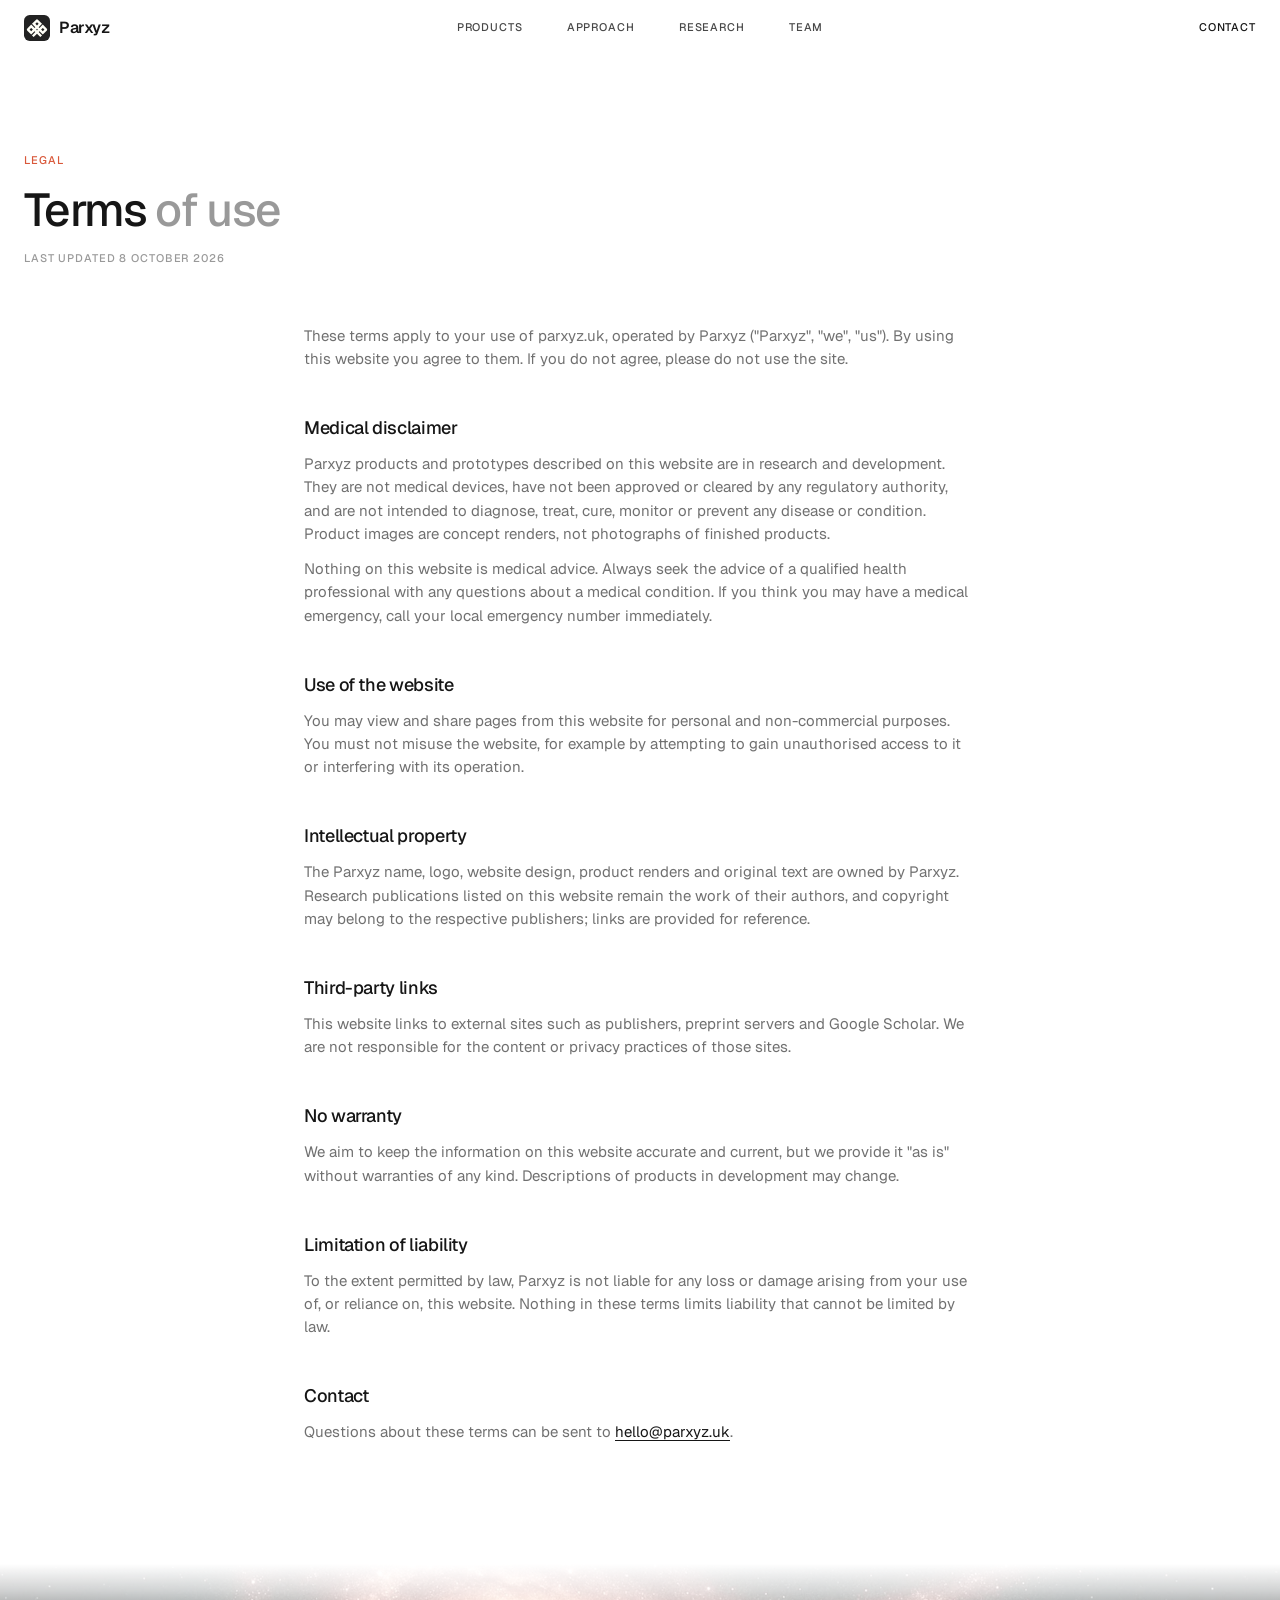
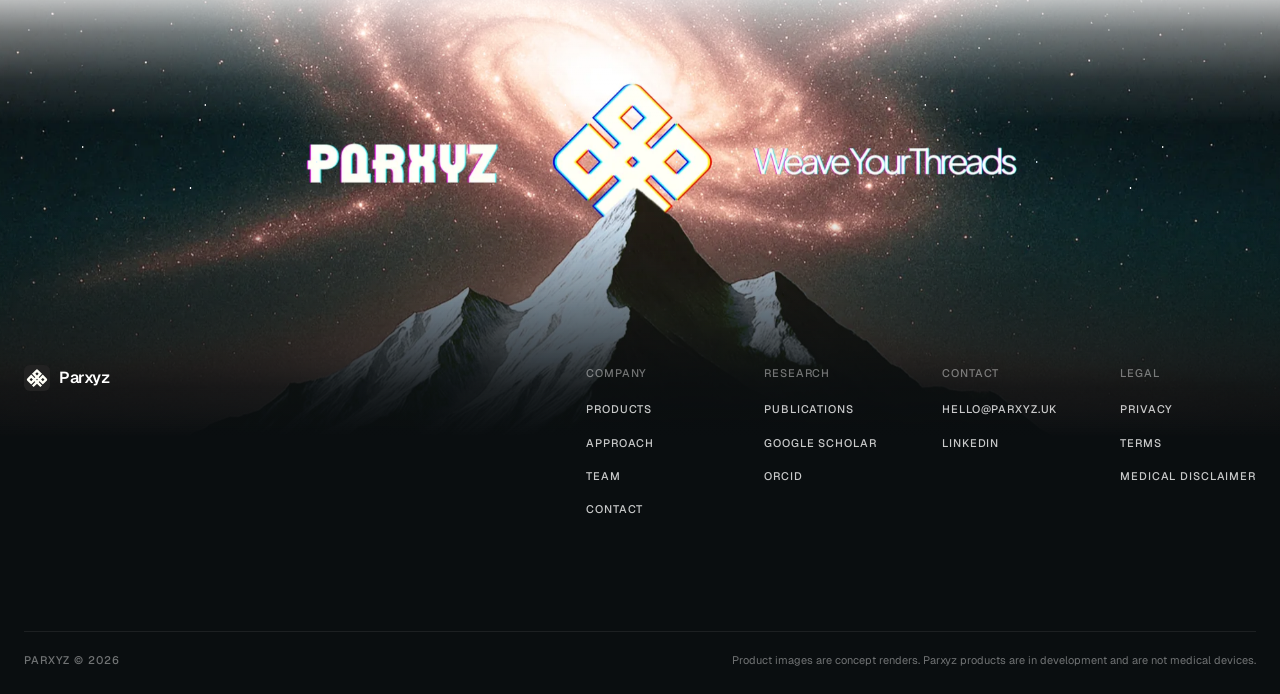
<file: terms.html>
<!doctype html>
<html lang="en">
<head>
  <meta charset="utf-8">
  <meta name="viewport" content="width=device-width, initial-scale=1">
  <title>Terms of use | Parxyz</title>
  <meta name="description" content="Terms of use and medical disclaimer for parxyz.uk.">
  <link rel="canonical" href="https://parxyz.uk/terms.html">
  <meta name="theme-color" content="#ffffff">
  <link rel="icon" href="assets/img/favicon.svg" type="image/svg+xml">
  <link rel="apple-touch-icon" href="assets/img/apple-touch-icon.png">
  <meta property="og:type" content="website">
  <meta property="og:site_name" content="Parxyz">
  <meta property="og:title" content="Terms of use | Parxyz">
  <meta property="og:description" content="Terms of use and medical disclaimer for parxyz.uk.">
  <meta property="og:url" content="https://parxyz.uk/terms.html">
  <meta property="og:image" content="https://parxyz.uk/assets/img/og-image.jpg">
  <meta name="twitter:card" content="summary_large_image">
  <link rel="preload" href="assets/fonts/geist-latin-wght-normal.woff2" as="font" type="font/woff2" crossorigin>
  <link rel="stylesheet" href="assets/css/style.css">
  <script>document.documentElement.classList.add("js");</script>
</head>
<body>
  <a class="skip-link" href="./#main">Skip to content</a>

  <header class="site-header">
    <a class="logo" href="./" aria-label="Parxyz home">
      <svg viewBox="0 0 32 32" aria-hidden="true"><rect width="32" height="32" rx="7" fill="#222222"/><path fill="#fffff7" transform="translate(3.52 5.49) scale(0.10390)" d="M106.68 5.56A19 19 0 0 1 133.55 5.56L179.51 51.53L139.92 91.12L149.11 100.32L188.71 60.72L234.67 106.68A19 19 0 0 1 234.67 133.55L188.71 179.51L149.11 139.92L139.92 149.11L179.51 188.71L159.71 208.5L120.12 168.91L80.52 208.5L60.72 188.71L100.32 149.11L91.12 139.92L51.53 179.51L5.56 133.55A19 19 0 0 1 5.56 106.68L51.53 60.72L91.12 100.32L100.32 91.12L60.72 51.53ZM139.92 51.53L120.12 31.73L100.32 51.53L120.12 71.33ZM208.5 120.12L188.71 100.32L168.91 120.12L188.71 139.92ZM129.31 120.12L120.12 110.92L110.92 120.12L120.12 129.31ZM71.33 120.12L51.53 100.32L31.73 120.12L51.53 139.92Z"/></svg>
      <span>Parxyz</span>
    </a>
    <nav class="nav" id="nav" aria-label="Main">
      <a href="./#products">Products</a>
      <a href="./#approach">Approach</a>
      <a href="./#research">Research</a>
      <a href="./#team">Team</a>
      <a class="nav-contact" href="./#contact">Contact</a>
    </nav>
    <a class="header-cta" href="./#contact">Contact</a>
    <button class="menu-btn" type="button" aria-expanded="false" aria-controls="nav">Menu</button>
  </header>

  <main id="main">
    <div class="page-top">
      <span class="eyebrow">Legal</span>
      <h1 class="display">Terms <span class="dim">of use</span></h1>
      <p class="updated label">Last updated 8 October 2026</p>
    </div>
    <article class="prose">
      <p>These terms apply to your use of parxyz.uk, operated by Parxyz ("Parxyz", "we", "us"). By using this website you agree to them. If you do not agree, please do not use the site.</p>

      <h2 id="medical">Medical disclaimer</h2>
      <p>Parxyz products and prototypes described on this website are in research and development. They are not medical devices, have not been approved or cleared by any regulatory authority, and are not intended to diagnose, treat, cure, monitor or prevent any disease or condition. Product images are concept renders, not photographs of finished products.</p>
      <p>Nothing on this website is medical advice. Always seek the advice of a qualified health professional with any questions about a medical condition. If you think you may have a medical emergency, call your local emergency number immediately.</p>

      <h2>Use of the website</h2>
      <p>You may view and share pages from this website for personal and non-commercial purposes. You must not misuse the website, for example by attempting to gain unauthorised access to it or interfering with its operation.</p>

      <h2>Intellectual property</h2>
      <p>The Parxyz name, logo, website design, product renders and original text are owned by Parxyz. Research publications listed on this website remain the work of their authors, and copyright may belong to the respective publishers; links are provided for reference.</p>

      <h2>Third-party links</h2>
      <p>This website links to external sites such as publishers, preprint servers and Google Scholar. We are not responsible for the content or privacy practices of those sites.</p>

      <h2>No warranty</h2>
      <p>We aim to keep the information on this website accurate and current, but we provide it "as is" without warranties of any kind. Descriptions of products in development may change.</p>

      <h2>Limitation of liability</h2>
      <p>To the extent permitted by law, Parxyz is not liable for any loss or damage arising from your use of, or reliance on, this website. Nothing in these terms limits liability that cannot be limited by law.</p>

      <h2>Contact</h2>
      <p>Questions about these terms can be sent to <a href="mailto:hello@parxyz.uk">hello@parxyz.uk</a>.</p>
    </article>
  </main>

  <footer class="site-footer">
    <div class="footer-scene">
      <img src="assets/img/footer-banner.webp" srcset="assets/img/footer-banner-1000.webp 1000w, assets/img/footer-banner.webp 2000w" sizes="(max-width: 640px) 160vw, 100vw" width="2000" height="740" loading="lazy" alt="Parxyz, Weave Your Threads: the Parxyz mark resting on a snowy mountain peak beneath a spiral galaxy">
      <div class="stars" aria-hidden="true"></div>
    </div>
    <div class="footer-inner">
      <div class="footer-top">
        <a class="logo" href="./" aria-label="Parxyz home">
          <svg viewBox="0 0 32 32" aria-hidden="true"><rect width="32" height="32" rx="7" fill="#222222"/><path fill="#fffff7" transform="translate(3.52 5.49) scale(0.10390)" d="M106.68 5.56A19 19 0 0 1 133.55 5.56L179.51 51.53L139.92 91.12L149.11 100.32L188.71 60.72L234.67 106.68A19 19 0 0 1 234.67 133.55L188.71 179.51L149.11 139.92L139.92 149.11L179.51 188.71L159.71 208.5L120.12 168.91L80.52 208.5L60.72 188.71L100.32 149.11L91.12 139.92L51.53 179.51L5.56 133.55A19 19 0 0 1 5.56 106.68L51.53 60.72L91.12 100.32L100.32 91.12L60.72 51.53ZM139.92 51.53L120.12 31.73L100.32 51.53L120.12 71.33ZM208.5 120.12L188.71 100.32L168.91 120.12L188.71 139.92ZM129.31 120.12L120.12 110.92L110.92 120.12L120.12 129.31ZM71.33 120.12L51.53 100.32L31.73 120.12L51.53 139.92Z"/></svg>
          <span>Parxyz</span>
        </a>
        <div class="footer-cols">
          <div>
            <h4>Company</h4>
            <ul>
              <li><a href="./#products">Products</a></li>
              <li><a href="./#approach">Approach</a></li>
              <li><a href="./#team">Team</a></li>
              <li><a href="./#contact">Contact</a></li>
            </ul>
          </div>
          <div>
            <h4>Research</h4>
            <ul>
              <li><a href="publications.html">Publications</a></li>
              <li><a href="https://scholar.google.com/citations?user=U_v7A40AAAAJ&amp;hl=en">Google Scholar</a></li>
              <li><a href="https://orcid.org/0000-0002-6750-9536">ORCID</a></li>
            </ul>
          </div>
          <div>
            <h4>Contact</h4>
            <ul>
              <li><a href="mailto:hello@parxyz.uk">hello@parxyz.uk</a></li>
              <li><a href="https://www.linkedin.com/in/hungntt">LinkedIn</a></li>
            </ul>
          </div>
          <div>
            <h4>Legal</h4>
            <ul>
              <li><a href="privacy.html">Privacy</a></li>
              <li><a href="terms.html">Terms</a></li>
              <li><a href="terms.html#medical">Medical disclaimer</a></li>
            </ul>
          </div>
        </div>
      </div>
      <div class="footer-bottom">
        <span class="label">Parxyz © <span data-current-year>2026</span></span>
        <p>Product images are concept renders. Parxyz products are in development and are not medical devices.</p>
      </div>
    </div>
  </footer>

  <script src="assets/js/main.js" defer></script>
</body>
</html>
</file>
<file: assets/css/style.css>
/* Parxyz — site styles. No build step; edit directly. */

@font-face {
  font-family: "Geist";
  src: url("../fonts/geist-latin-wght-normal.woff2") format("woff2");
  font-weight: 100 900;
  font-style: normal;
  font-display: swap;
}
@font-face {
  font-family: "Geist Mono";
  src: url("../fonts/geist-mono-latin-wght-normal.woff2") format("woff2");
  font-weight: 100 900;
  font-style: normal;
  font-display: swap;
}

:root {
  --bg: #ffffff;
  --stage: #f2f2f0;
  --sand: #e8e2d9;
  --blue: #a3abc8;
  --sage: #b9c1ad;
  --ink: #161616;
  --ink-2: rgba(0, 0, 0, 0.72);
  --ink-3: rgba(0, 0, 0, 0.4);
  --muted: rgba(0, 0, 0, 0.56);
  --line: rgba(0, 0, 0, 0.1);
  --accent: #d9583a;
  --btn: #2b2b2b;
  --radius: 28px;
  --gutter: 24px;
  --sans: "Geist", ui-sans-serif, system-ui, -apple-system, "Helvetica Neue", Arial, sans-serif;
  --mono: "Geist Mono", ui-monospace, SFMono-Regular, Menlo, monospace;
  --grain: url("data:image/svg+xml,%3Csvg xmlns='http://www.w3.org/2000/svg' width='180' height='180'%3E%3Cfilter id='n'%3E%3CfeTurbulence type='fractalNoise' baseFrequency='.85' numOctaves='2' stitchTiles='stitch'/%3E%3CfeColorMatrix values='0 0 0 0 0 0 0 0 0 0 0 0 0 0 0 .14 0 0 0 -.03'/%3E%3C/filter%3E%3Crect width='100%25' height='100%25' filter='url(%23n)'/%3E%3C/svg%3E");
  color-scheme: light;
}
@media (max-width: 640px) { :root { --gutter: 16px; --radius: 20px; } }

*, *::before, *::after { box-sizing: border-box; }
[hidden] { display: none !important; }
html { -webkit-text-size-adjust: 100%; scroll-behavior: smooth; scroll-padding-top: 64px; }
@media (prefers-reduced-motion: reduce) { html { scroll-behavior: auto; } }

body {
  margin: 0;
  background: var(--bg);
  color: var(--ink);
  font-family: var(--sans);
  font-size: 15px;
  line-height: 1.55;
  -webkit-font-smoothing: antialiased;
  -moz-osx-font-smoothing: grayscale;
  text-rendering: optimizeLegibility;
}
img { max-width: 100%; display: block; }
a { color: inherit; }
h1, h2, h3, h4, p { margin: 0; }
h1, h2, h3, h4 { font-weight: 500; }
:focus-visible { outline: 2px solid var(--ink); outline-offset: 3px; border-radius: 6px; }

.skip-link { position: absolute; left: 16px; top: -48px; z-index: 100; background: var(--ink); color: #fff; padding: 8px 14px; border-radius: 999px; }
.skip-link:focus { top: 12px; }
.sr-only { position: absolute; width: 1px; height: 1px; padding: 0; margin: -1px; overflow: hidden; clip: rect(0, 0, 0, 0); white-space: nowrap; border: 0; }

/* ---------- Type ---------- */
.display {
  font-size: clamp(32px, 3.6vw, 52px);
  font-weight: 500;
  letter-spacing: -0.035em;
  line-height: 1.02;
  color: var(--ink);
}
.dim { color: var(--ink-3); }
.label { font-size: 11px; font-weight: 500; letter-spacing: 0.08em; text-transform: uppercase; line-height: 1.6; }
.eyebrow { display: block; font-size: 11px; font-weight: 500; letter-spacing: 0.1em; text-transform: uppercase; color: var(--accent); margin-bottom: 18px; }
.lede { font-size: 15px; line-height: 1.6; color: var(--muted); max-width: 520px; }

/* ---------- Buttons ---------- */
.btn {
  display: inline-flex; align-items: center; justify-content: center; gap: 6px;
  height: 38px; padding: 0 18px; border-radius: 999px; border: 1px solid transparent;
  font: inherit; font-size: 13px; font-weight: 500; letter-spacing: -0.005em;
  text-decoration: none; white-space: nowrap; cursor: pointer;
  transition: background 0.2s ease, color 0.2s ease, border-color 0.2s ease;
}
.btn-dark { background: var(--btn); color: #fff; }
.btn-dark:hover { background: #000; }
.btn-line { border-color: rgba(0, 0, 0, 0.18); color: var(--ink); background: transparent; }
.btn-line:hover { background: rgba(0, 0, 0, 0.04); border-color: rgba(0, 0, 0, 0.3); }
.btn-row { display: flex; flex-wrap: wrap; gap: 10px; margin-top: 32px; }

/* ---------- Header ---------- */
.site-header {
  position: fixed; inset: 0 0 auto 0; z-index: 50; height: 56px;
  display: grid; grid-template-columns: 1fr auto 1fr; align-items: center;
  padding: 0 var(--gutter);
  transition: background 0.3s ease, box-shadow 0.3s ease;
}
.site-header.scrolled, .site-header.solid {
  background: rgba(255, 255, 255, 0.8);
  -webkit-backdrop-filter: blur(18px) saturate(1.5);
  backdrop-filter: blur(18px) saturate(1.5);
  box-shadow: 0 1px 0 var(--line);
}
.logo { justify-self: start; display: inline-flex; align-items: center; gap: 9px; color: var(--ink); text-decoration: none; font-weight: 600; font-size: 16px; letter-spacing: -0.03em; }
.logo svg { width: 26px; height: 26px; }
.nav { display: flex; align-items: center; gap: 44px; }
.nav a { font-size: 11px; font-weight: 500; letter-spacing: 0.08em; text-transform: uppercase; color: var(--ink-2); text-decoration: none; transition: color 0.2s ease; }
.nav a:hover, .nav a[aria-current="page"] { color: var(--ink); }
.nav .nav-contact { display: none; }
.header-cta { justify-self: end; font-size: 11px; font-weight: 500; letter-spacing: 0.08em; text-transform: uppercase; color: var(--ink); text-decoration: none; }
.menu-btn { display: none; justify-self: end; background: none; border: 0; padding: 8px 0; font: inherit; font-size: 11px; font-weight: 500; letter-spacing: 0.08em; text-transform: uppercase; color: var(--ink); cursor: pointer; }

@media (max-width: 860px) {
  .site-header { grid-template-columns: 1fr auto; }
  .header-cta { display: none; }
  .menu-btn { display: block; }
  .nav {
    position: fixed; inset: 56px 0 0 0; z-index: 49; background: var(--bg);
    flex-direction: column; align-items: flex-start; gap: 4px; padding: 24px var(--gutter);
    display: none;
  }
  .nav.open { display: flex; }
  .nav a { font-size: 32px; letter-spacing: -0.03em; text-transform: none; color: var(--ink); padding: 6px 0; }
  .nav .nav-contact { display: block; }
  body.menu-open { overflow: hidden; }
  body.menu-open .site-header { background: var(--bg); box-shadow: none; }
}

/* ---------- Hero ---------- */
.hero {
  position: relative; height: 100svh; min-height: 640px; max-height: 1100px; overflow: hidden;
  background: radial-gradient(60% 55% at 50% 42%, #fbfbfa 0%, var(--stage) 72%);
}
.grain::before {
  content: ""; position: absolute; inset: 0; z-index: 1; pointer-events: none;
  background-image: var(--grain); opacity: 0.55; mix-blend-mode: multiply;
}
.hero-media { position: absolute; inset: 0; z-index: 0; }
.hero-media img { width: 100%; height: 100%; object-fit: cover; object-position: 62% 60%; }
.hero-copy { position: absolute; z-index: 2; left: var(--gutter); top: 50%; transform: translateY(-50%); max-width: 420px; }
.hero-copy .hero-sub { margin-top: 18px; font-size: 14px; line-height: 1.55; color: var(--muted); max-width: 330px; }
.hero-cta { margin-top: 28px; }

@media (max-width: 1080px) {
  .hero { height: auto; min-height: 0; max-height: none; padding: 112px var(--gutter) 0; display: flex; flex-direction: column; }
  .hero-copy { position: static; transform: none; max-width: 520px; }
  .hero-media { position: relative; inset: auto; order: 2; margin: 16px calc(-1 * var(--gutter)) 0; aspect-ratio: 16 / 10; }
  .hero-media img { object-position: 70% 70%; }
}
@media (max-width: 640px) {
  .hero { padding-top: 104px; }
  .hero-media { aspect-ratio: 1 / 1; }
  .hero-media img { object-position: 80% 70%; }
}

/* ---------- Statement ---------- */
.statement { padding: 168px var(--gutter) 152px; text-align: center; }
.statement .big {
  max-width: 1000px; margin: 0 auto;
  font-size: clamp(24px, 2.9vw, 40px); font-weight: 500; letter-spacing: -0.03em; line-height: 1.16;
}
.stats { display: flex; justify-content: center; flex-wrap: wrap; gap: 24px 72px; margin-top: 80px; }
.stat strong { display: block; font-size: 30px; font-weight: 500; letter-spacing: -0.03em; line-height: 1.1; }
.stat span { display: block; margin-top: 6px; color: var(--ink-3); }
@media (max-width: 640px) {
  .statement { padding: 104px var(--gutter) 96px; }
  .stats { display: grid; grid-template-columns: 1fr 1fr; gap: 32px 16px; margin-top: 56px; }
}

/* ---------- Section heads ---------- */
.head { max-width: 720px; margin: 0 auto; padding: 0 var(--gutter); text-align: center; }
.head .lede { margin: 18px auto 0; }
.section-products { padding-top: 24px; }

/* ---------- Products ---------- */
.product { padding-top: 136px; }
.product .head h3 { font-size: clamp(32px, 3.6vw, 52px); letter-spacing: -0.035em; line-height: 1.02; }
.media {
  --c: var(--stage);
  position: relative; overflow: hidden; isolation: isolate;
  margin: 48px var(--gutter) 0; border-radius: var(--radius);
  height: clamp(420px, 74vh, 820px);
  background: radial-gradient(70% 65% at 50% 38%, color-mix(in srgb, var(--c) 72%, #fff) 0%, var(--c) 78%);
}
.media.sand { --c: var(--sand); }
.media.blue { --c: var(--blue); }
.media.sage { --c: var(--sage); }
.media img { position: absolute; inset: 0; width: 100%; height: 100%; }
.media img.contain { object-fit: contain; padding: 3% 4%; }
.media img.cover { object-fit: cover; object-position: 50% 30%; }
.media img.detail { object-fit: contain; object-position: 50% 100%; }
.media .pill {
  position: absolute; z-index: 2; top: 20px; left: 50%; transform: translateX(-50%);
  height: 30px; padding: 0 14px; display: inline-flex; align-items: center; border-radius: 999px;
  background: rgba(255, 255, 255, 0.55); -webkit-backdrop-filter: blur(14px); backdrop-filter: blur(14px);
  font-size: 12px; font-weight: 500; color: var(--ink); white-space: nowrap;
}
@media (max-width: 640px) { .media { height: 380px; margin-top: 36px; } .media img.cover, .media img.detail { object-fit: cover; object-position: 38% 30%; } }

.features {
  display: grid; grid-template-columns: repeat(4, 1fr); gap: 40px 32px;
  max-width: 1100px; margin: 64px auto 0; padding: 0 var(--gutter); text-align: center;
}
.feature svg { width: 22px; height: 22px; margin: 0 auto 14px; color: var(--ink-2); }
.feature h4 { font-size: 14px; letter-spacing: -0.01em; }
.feature p { margin: 6px auto 0; font-size: 13px; line-height: 1.5; color: var(--muted); max-width: 230px; }
@media (max-width: 860px) { .features { grid-template-columns: 1fr 1fr; } }
.note { max-width: 640px; margin: 120px auto 0; padding: 0 var(--gutter); text-align: center; font-size: 12.5px; line-height: 1.6; color: var(--ink-3); }

/* ---------- Split sections ---------- */
.split {
  display: grid; grid-template-columns: 1fr 1fr; gap: 64px;
  max-width: 1400px; margin: 0 auto; padding: 176px var(--gutter) 0;
}
.split-left .sticky { position: sticky; top: 104px; }
.split-left .lede { margin-top: 20px; }
@media (max-width: 900px) {
  .split { grid-template-columns: 1fr; gap: 40px; padding-top: 120px; }
  .split-left .sticky { position: static; }
}
.steps { list-style: none; margin: 0; padding: 0; counter-reset: step; }
.steps li { display: grid; grid-template-columns: 64px 1fr; padding: 28px 0 30px; border-top: 1px solid var(--line); }
.steps li:last-child { border-bottom: 1px solid var(--line); }
.steps li::before { counter-increment: step; content: "0" counter(step); font-family: var(--mono); font-size: 12px; color: var(--ink-3); padding-top: 4px; }
.steps h3 { font-size: 19px; letter-spacing: -0.02em; }
.steps p { margin-top: 6px; font-size: 14px; color: var(--muted); max-width: 460px; }

.principles {
  display: grid; grid-template-columns: repeat(4, 1fr); gap: 32px;
  max-width: 1400px; margin: 96px auto 0; padding: 0 var(--gutter);
}
.principles div { padding-top: 20px; border-top: 1px solid var(--ink); }
.principles h3 { font-size: 14px; letter-spacing: -0.01em; }
.principles p { margin-top: 6px; font-size: 13px; color: var(--muted); }
@media (max-width: 900px) { .principles { grid-template-columns: 1fr 1fr; } }
@media (max-width: 520px) { .principles { grid-template-columns: 1fr; gap: 24px; } }

/* ---------- Publications (shared) ---------- */
.pub-rows { list-style: none; margin: 0; padding: 0; }
.pub-rows li { display: grid; grid-template-columns: 64px 1fr; padding: 22px 0; border-top: 1px solid var(--line); }
.pub-rows li:last-child { border-bottom: 1px solid var(--line); }
.pub-year { font-family: var(--mono); font-size: 12px; color: var(--ink-3); padding-top: 3px; }
.pub-title { font-size: 15px; font-weight: 500; line-height: 1.38; letter-spacing: -0.01em; color: var(--ink); text-decoration: none; }
a.pub-title:hover { text-decoration: underline; text-underline-offset: 3px; text-decoration-color: rgba(0, 0, 0, 0.3); }
.pub-venue { margin-top: 4px; font-size: 13px; color: var(--ink-3); }
.pub-authors { margin-top: 6px; font-size: 13px; color: var(--muted); }
.pub-authors b { color: var(--ink); font-weight: 500; }
.pub-foot { display: flex; flex-wrap: wrap; align-items: center; gap: 6px 14px; margin-top: 10px; }
.pub-foot a { font-size: 11px; font-weight: 500; letter-spacing: 0.08em; text-transform: uppercase; color: var(--ink); text-decoration: none; }
.pub-foot a:hover { text-decoration: underline; text-underline-offset: 3px; }
.tag { font-size: 11px; color: var(--ink-3); }
.tag + .tag::before { content: "·"; margin-right: 6px; margin-left: -8px; color: var(--ink-3); }

/* ---------- Team ---------- */
.team { padding-top: 176px; }
.team-grid { display: grid; grid-template-columns: 1.3fr 0.7fr; gap: 16px; max-width: 1400px; margin: 56px auto 0; padding: 0 var(--gutter); }
.card { position: relative; background: var(--stage); border-radius: var(--radius); padding: 40px; }
.founder { display: grid; grid-template-columns: 112px 1fr; gap: 32px; }
.avatar {
  width: 112px; height: 112px; border-radius: 50%; overflow: hidden;
  display: grid; place-items: center; background: #e2dbd0;
  font-size: 34px; font-weight: 500; letter-spacing: -0.03em; color: var(--ink-2);
}
.avatar img { width: 100%; height: 100%; object-fit: cover; }
.founder h3 { font-size: 26px; letter-spacing: -0.03em; line-height: 1.15; }
.founder .role { margin-top: 6px; color: var(--accent); }
.founder p { margin-top: 16px; font-size: 14px; color: var(--muted); max-width: 640px; }
.links { display: flex; flex-wrap: wrap; gap: 8px 22px; margin-top: 22px; }
.links a { font-size: 11px; font-weight: 500; letter-spacing: 0.08em; text-transform: uppercase; color: var(--ink); text-decoration: none; }
.links a:hover { text-decoration: underline; text-underline-offset: 3px; }
.affils { display: grid; gap: 16px; }
.affils .card { padding: 32px; }
.affils .label { color: var(--ink-3); }
.affils h3 { margin-top: 10px; font-size: 18px; letter-spacing: -0.02em; line-height: 1.25; }
.affils p { margin-top: 8px; font-size: 13px; color: var(--muted); }
.people { display: grid; grid-template-columns: repeat(3, 1fr); gap: 16px; max-width: 1400px; margin: 16px auto 0; padding: 0 var(--gutter); }
.person { display: flex; flex-direction: column; padding: 28px 32px; }
.person-top { display: flex; align-items: center; gap: 18px; }
.person .avatar { width: 64px; height: 64px; flex: none; font-size: 20px; }
.person h3 { font-size: 18px; letter-spacing: -0.02em; line-height: 1.25; }
.person .role { margin-top: 4px; color: var(--accent); }
.person .bio { margin-top: 18px; font-size: 13.5px; line-height: 1.55; color: var(--muted); }
.person .links { margin-top: auto; padding-top: 18px; }
@media (max-width: 900px) { .people { grid-template-columns: 1fr; } }
.fineprint { max-width: 1400px; margin: 20px auto 0; padding: 0 var(--gutter); font-size: 12px; color: var(--ink-3); }
@media (max-width: 900px) { .team { padding-top: 120px; } .team-grid { grid-template-columns: 1fr; } }
@media (max-width: 600px) { .card { padding: 28px 22px; } .founder { grid-template-columns: 1fr; gap: 20px; } .avatar { width: 84px; height: 84px; font-size: 26px; } }

/* ---------- Contact ---------- */
.contact { padding: 192px var(--gutter) 96px; text-align: center; }
.mail-row {
  display: flex; align-items: center; justify-content: space-between; gap: 16px;
  max-width: 560px; margin: 44px auto 0; padding: 12px 0; border-bottom: 1px solid rgba(0, 0, 0, 0.3);
}
.mail-row .addr { font-size: 18px; letter-spacing: -0.01em; color: var(--ink); text-decoration: none; }
.mail-row .go { font-size: 11px; font-weight: 500; letter-spacing: 0.08em; text-transform: uppercase; color: var(--ink); text-decoration: none; }
.mail-row a:hover { text-decoration: underline; text-underline-offset: 4px; }
.contact .small { margin-top: 14px; font-size: 12.5px; color: var(--ink-3); }
.contact .small a { color: var(--ink-2); }
@media (max-width: 640px) { .contact { padding: 120px var(--gutter) 56px; } .mail-row .addr { font-size: 16px; } }

/* ---------- Footer ---------- */
/* A night scene fills the footer: the sky rises out of the page, the mountain sinks into the night. */
.site-footer { --night: #0a0e10; position: relative; background: var(--night); color: rgba(255, 255, 255, 0.72); overflow: hidden; isolation: isolate; }
.footer-scene { position: relative; width: 100%; aspect-ratio: 2000 / 740; min-height: 380px; max-height: 820px; overflow: hidden; }
.footer-scene img {
  position: absolute; inset: 0; width: 100%; height: 100%; object-fit: cover; object-position: 50% 100%;
  transform: translate3d(0, var(--py, 0px), 0) scale(1.08); transform-origin: 50% 100%; will-change: transform;
}
.footer-scene::before {
  content: ""; position: absolute; inset: 0 0 auto 0; height: 34%; z-index: 2; pointer-events: none;
  background: linear-gradient(to bottom, var(--bg) 0%, rgba(255, 255, 255, 0.82) 16%, rgba(255, 255, 255, 0.42) 42%, rgba(255, 255, 255, 0.12) 72%, rgba(255, 255, 255, 0) 100%);
}
.footer-scene::after {
  content: ""; position: absolute; inset: auto 0 0 0; height: 48%; z-index: 2; pointer-events: none;
  background: linear-gradient(to bottom, rgba(10, 14, 16, 0) 0%, rgba(10, 14, 16, 0.55) 45%, rgba(10, 14, 16, 0.9) 78%, var(--night) 100%);
}
.stars, .stars::after {
  position: absolute; inset: 0; z-index: 1; pointer-events: none;
  -webkit-mask-image: linear-gradient(to bottom, transparent 8%, #000 26%, #000 50%, transparent 68%);
  mask-image: linear-gradient(to bottom, transparent 8%, #000 26%, #000 50%, transparent 68%);
}
.stars {
  background-image:
    radial-gradient(1.3px 1.3px at 8% 22%, #fff 50%, transparent 100%),
    radial-gradient(1px 1px at 23% 61%, #fff 50%, transparent 100%),
    radial-gradient(1.6px 1.6px at 41% 14%, #ffe9dc 50%, transparent 100%),
    radial-gradient(1px 1px at 57% 47%, #fff 50%, transparent 100%),
    radial-gradient(1.4px 1.4px at 72% 28%, #fff 50%, transparent 100%),
    radial-gradient(1px 1px at 88% 66%, #dff4ff 50%, transparent 100%);
  background-size: 360px 300px;
  animation: twinkle 4.2s ease-in-out infinite alternate;
}
.stars::after {
  content: "";
  background-image:
    radial-gradient(1.2px 1.2px at 15% 40%, #fff 50%, transparent 100%),
    radial-gradient(1.5px 1.5px at 34% 82%, #ffe9dc 50%, transparent 100%),
    radial-gradient(1px 1px at 63% 18%, #fff 50%, transparent 100%),
    radial-gradient(1.3px 1.3px at 81% 52%, #fff 50%, transparent 100%);
  background-size: 470px 410px;
  background-position: 120px 60px;
  animation: twinkle 6.4s ease-in-out -2s infinite alternate;
}
@keyframes twinkle { from { opacity: 0.15; } to { opacity: 0.85; } }
@media (prefers-reduced-motion: reduce) {
  .stars, .stars::after { animation: none; opacity: 0.5; }
  .footer-scene img { transform: scale(1.04); }
}
@media (max-width: 640px) { .footer-scene { aspect-ratio: 16 / 9; min-height: 0; } }

.footer-inner { position: relative; z-index: 3; margin-top: -72px; padding: 0 var(--gutter) 24px; }
.footer-top { display: grid; grid-template-columns: 1fr auto; align-items: start; gap: 48px; }
.site-footer .logo { color: #fff; }
.footer-cols { display: grid; grid-template-columns: repeat(4, minmax(130px, auto)); gap: 32px 48px; }
.footer-cols h4 { font-size: 11px; font-weight: 500; letter-spacing: 0.08em; text-transform: uppercase; color: rgba(255, 255, 255, 0.42); margin-bottom: 14px; }
.footer-cols ul { list-style: none; margin: 0; padding: 0; display: grid; gap: 10px; }
.footer-cols a { font-size: 11px; font-weight: 500; letter-spacing: 0.08em; text-transform: uppercase; color: rgba(255, 255, 255, 0.78); text-decoration: none; transition: color 0.2s ease; }
.footer-cols a:hover { color: #fff; }
.footer-bottom { display: flex; flex-wrap: wrap; justify-content: space-between; gap: 12px 32px; margin-top: 112px; padding-top: 20px; border-top: 1px solid rgba(255, 255, 255, 0.08); color: rgba(255, 255, 255, 0.42); }
.footer-bottom p { font-size: 11px; max-width: 620px; }
.site-footer :focus-visible { outline-color: #fff; }
@media (max-width: 860px) {
  .footer-inner { margin-top: -24px; }
  .footer-top { grid-template-columns: 1fr; }
  .footer-cols { grid-template-columns: 1fr 1fr; }
  .footer-bottom { margin-top: 64px; }
}

/* ---------- Inner pages ---------- */
.page-top { max-width: 1400px; margin: 0 auto; padding: 152px var(--gutter) 56px; }
.page-top .lede { margin-top: 20px; max-width: 600px; }
.pub-tools { max-width: 1400px; margin: 0 auto; padding: 0 var(--gutter) 40px; display: grid; gap: 22px; }
.search {
  width: 100%; max-width: 440px; padding: 10px 0; border: 0; border-bottom: 1px solid rgba(0, 0, 0, 0.3); border-radius: 0;
  background: transparent; color: var(--ink); font: inherit; font-size: 15px; outline: none;
}
.search:focus { border-bottom-color: var(--ink); }
.search::placeholder { color: var(--ink-3); }
.filters { display: flex; flex-wrap: wrap; gap: 8px; }
.filter {
  height: 32px; padding: 0 14px; border-radius: 999px; border: 1px solid var(--line); background: transparent;
  font: inherit; font-size: 12px; font-weight: 500; color: var(--ink-2); cursor: pointer; transition: all 0.2s ease;
}
.filter:hover { border-color: rgba(0, 0, 0, 0.3); color: var(--ink); }
.filter[aria-pressed="true"] { background: var(--btn); border-color: var(--btn); color: #fff; }
.pub-count { color: var(--ink-3); }
.pubs { max-width: 1400px; margin: 0 auto; padding: 0 var(--gutter) 40px; }
.year-group { display: grid; grid-template-columns: 220px 1fr; gap: 24px; border-top: 1px solid var(--line); padding: 28px 0 12px; }
.year-group .year { font-size: 40px; font-weight: 500; letter-spacing: -0.04em; line-height: 1; color: var(--ink-3); position: sticky; top: 84px; align-self: start; }
.pub-list { list-style: none; margin: 0; padding: 0; }
.pub-list .pub { padding: 0 0 28px; }
.empty { max-width: 1400px; margin: 0 auto; padding: 40px var(--gutter); color: var(--ink-3); }
@media (max-width: 760px) {
  .year-group { grid-template-columns: 1fr; gap: 16px; }
  .year-group .year { position: static; font-size: 28px; }
}

.prose { max-width: 720px; margin: 0 auto; padding: 0 var(--gutter) 120px; }
.prose h2 { font-size: 18px; letter-spacing: -0.02em; margin: 44px 0 10px; }
.prose p, .prose li { font-size: 15px; color: var(--muted); }
.prose p + p { margin-top: 12px; }
.prose a { color: var(--ink); text-underline-offset: 3px; }
.prose ul { padding-left: 20px; }
.updated { margin-top: 16px; color: var(--ink-3); }

.notfound { position: relative; min-height: 100svh; display: grid; place-items: center; text-align: center; padding: 96px var(--gutter); background: radial-gradient(60% 55% at 50% 42%, #fbfbfa 0%, var(--stage) 72%); }
.notfound img { width: 220px; margin: 0 auto 24px; }

/* ---------- Motion ---------- */
.js .reveal { opacity: 0; transform: translateY(28px); transition: opacity 1s ease, transform 1.1s cubic-bezier(0.2, 0.7, 0.2, 1); }
.js .reveal.in { opacity: 1; transform: none; }
.hero-media img { animation: rise 1.4s cubic-bezier(0.2, 0.7, 0.2, 1) both; }
@keyframes rise { from { opacity: 0; transform: translateY(24px) scale(0.985); } to { opacity: 1; transform: none; } }
@media (prefers-reduced-motion: reduce) {
  .js .reveal { opacity: 1; transform: none; transition: none; }
  .hero-media img { animation: none; }
}
</file>
